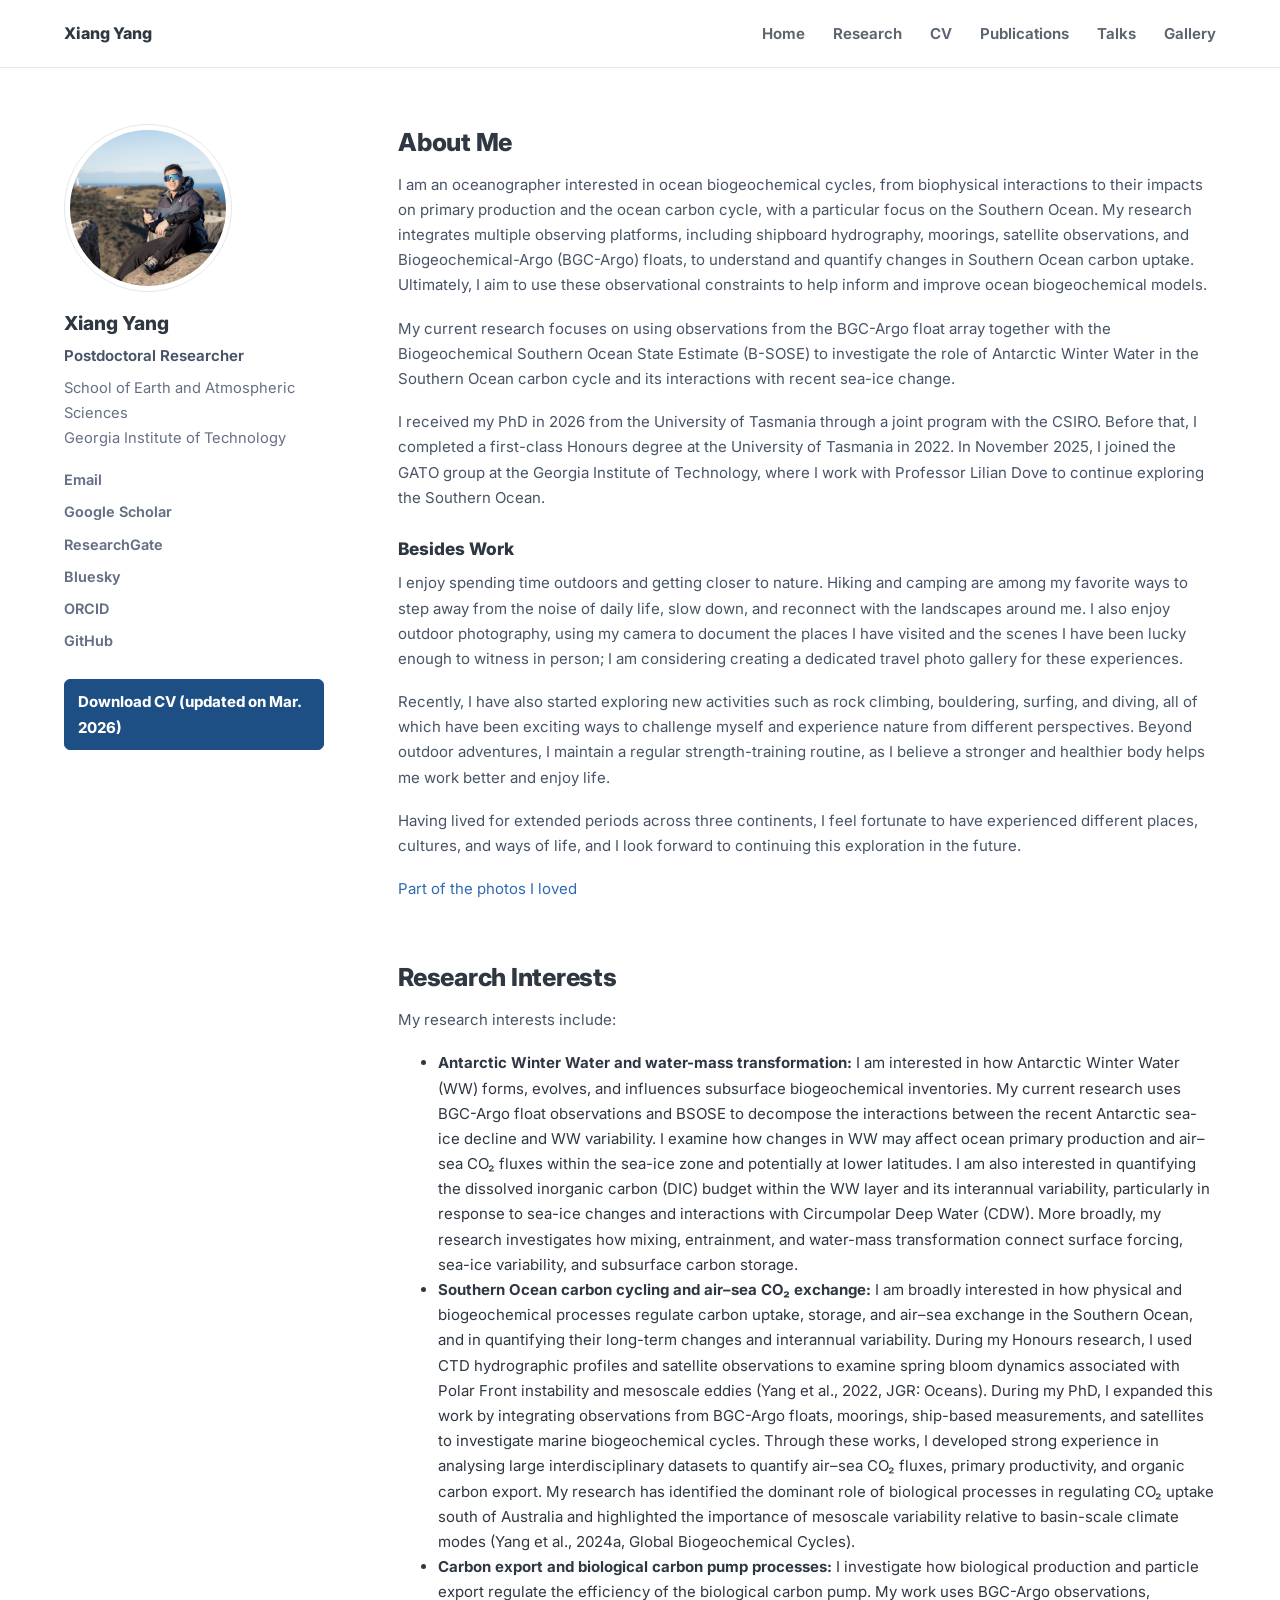
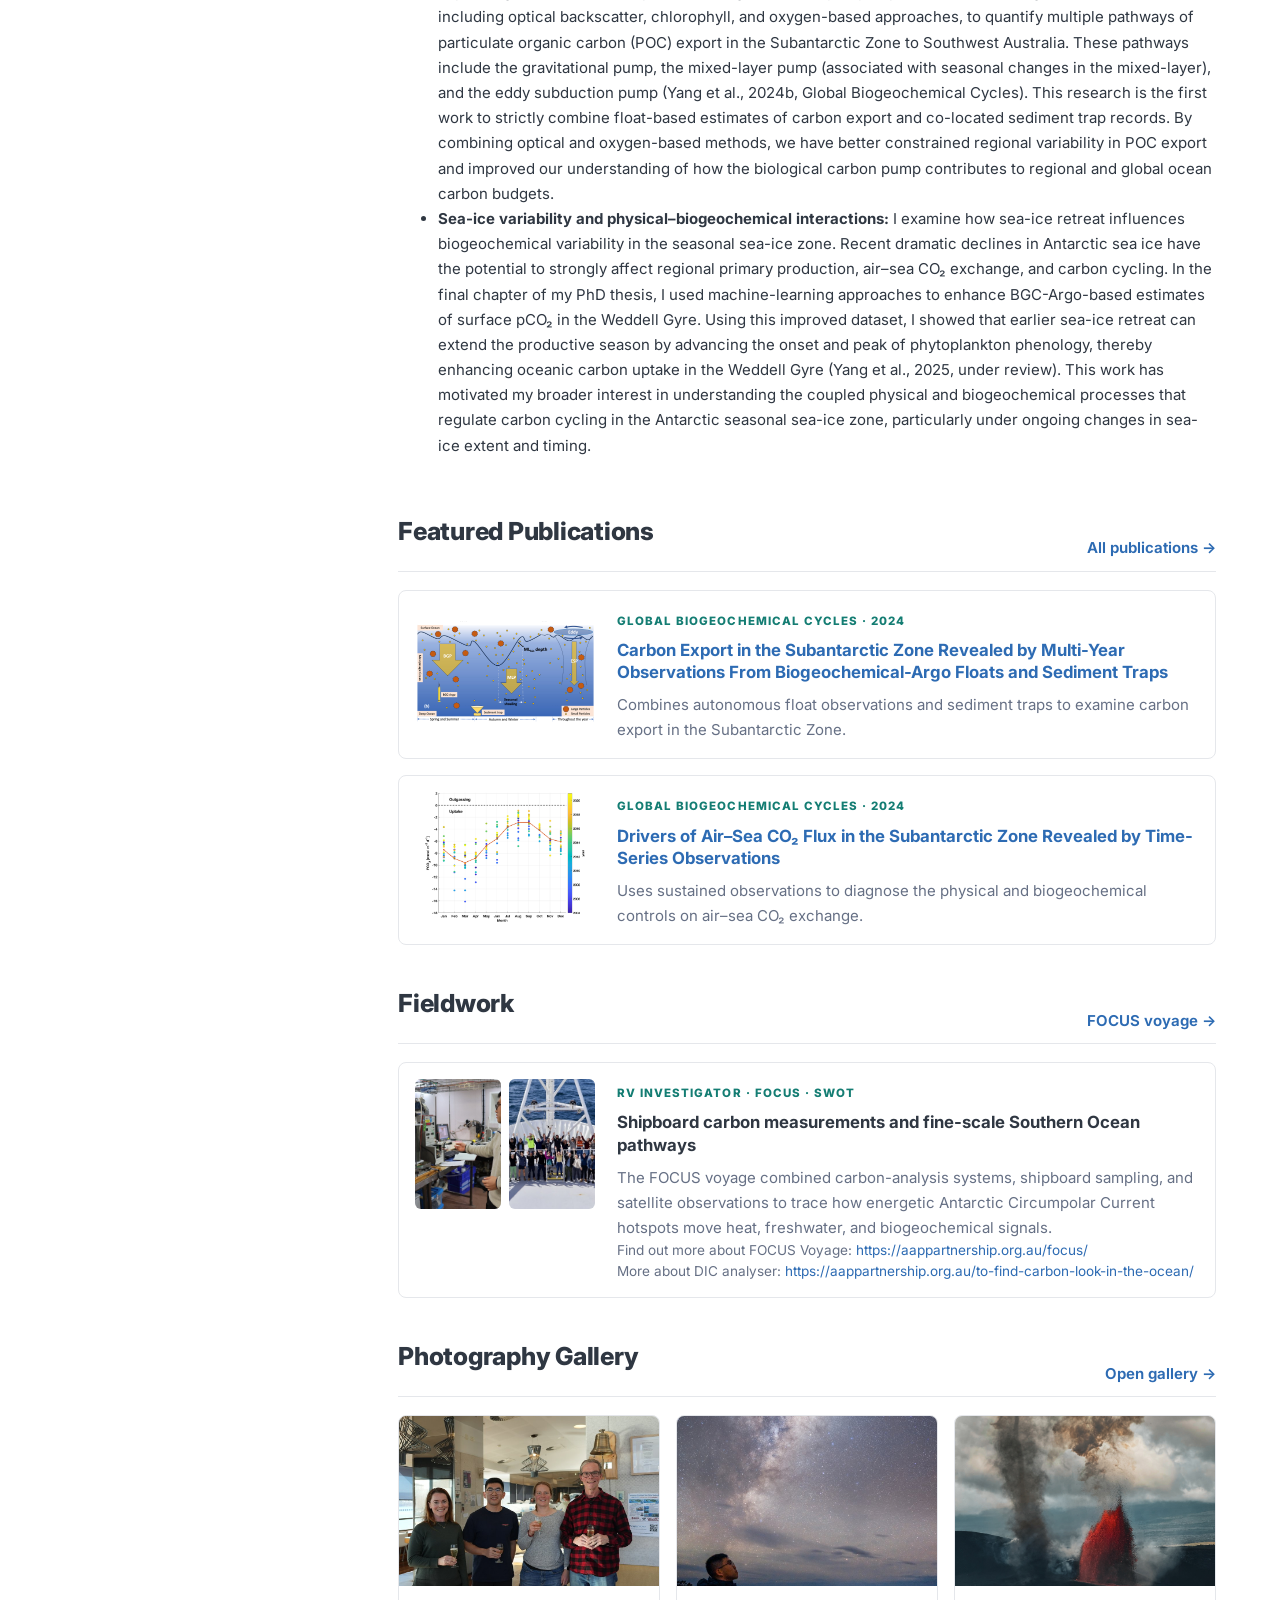
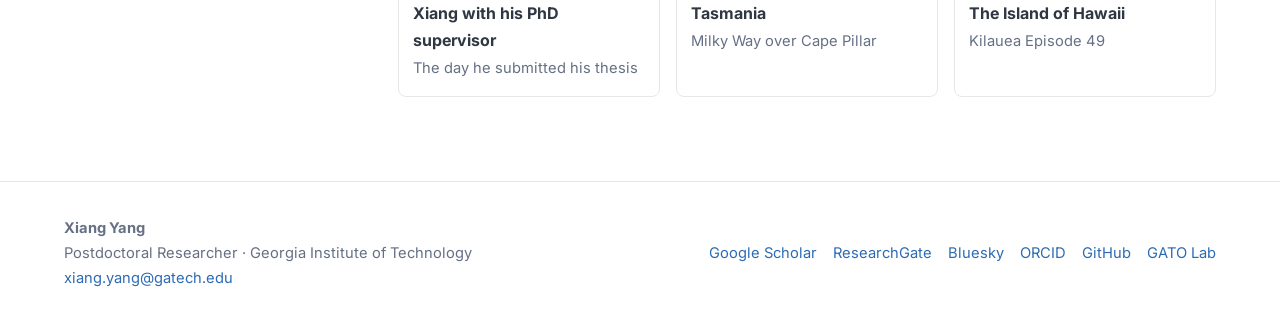
<file: index.html>
<!doctype html>
<html lang="en">
<head>
<title>Home | Xiang Yang</title>
<meta charset="utf-8"><meta name="viewport" content="width=device-width, initial-scale=1">
<meta name="description" content="Xiang Yang — Postdoctoral Researcher in ocean biogeochemistry, Southern Ocean carbon cycling, BGC-Argo, and Antarctic Winter Water.">
<link rel="preconnect" href="https://fonts.googleapis.com">
<link rel="preconnect" href="https://fonts.gstatic.com" crossorigin>
<link href="https://fonts.googleapis.com/css2?family=Inter:wght@400;500;600;700;800&family=Source+Serif+4:wght@600;700&display=swap" rel="stylesheet">
<link rel="stylesheet" href="assets/css/style.css">
<script defer src="assets/js/site.js"></script>
</head>
<body>
<header class="site-header">
  <a class="site-title" href="index.html">Xiang Yang</a>
  <button class="menu-toggle" aria-label="Toggle navigation" aria-expanded="false">☰</button>
  <nav class="site-nav" aria-label="Primary navigation">
    <a href="index.html">Home</a>
    <a href="research.html">Research</a>
    <a href="cv.html">CV</a>
    <a href="publications.html">Publications</a>
    <a href="talks.html">Talks</a>
    <a href="photos.html">Gallery</a>
  </nav>
</header>
<main class="container home-shell">
    <aside class="profile-card">
      <img class="avatar" src="assets/images/headshot_cliff.jpg" alt="Portrait of Xiang Yang on a coastal cliff">
      <h1>Xiang Yang</h1>
      <p class="role">Postdoctoral Researcher</p>
      <p class="affiliation">School of Earth and Atmospheric Sciences<br>Georgia Institute of Technology</p>
      <div class="social-row" aria-label="Academic links">
        <a href="mailto:xiang.yang@gatech.edu" title="Email">Email</a>
        <a href="https://scholar.google.com/citations?user=Np6tWHwAAAAJ&hl=zh-CN" title="Google Scholar">Google Scholar</a>
        <a href="https://www.researchgate.net/profile/Xiang-Yang-42?ev=hdr_xprf" title="ResearchGate">ResearchGate</a>
        <a href="https://bsky.app/profile/yangx309.bsky.social" title="Bluesky">Bluesky</a>
        <a href="https://orcid.org/0000-0002-0616-0967" title="ORCID">ORCID</a>
        <a href="https://github.com/XYang-Ocean" title="GitHub">GitHub</a>
      </div>
      <a class="button full" href="files/Xiang_YANG_CV.pdf">Download CV (updated on Mar. 2026)</a>
    </aside>

    <div class="home-content">
  <section class="section first-section">
      <h2 class="section-title">About Me</h2>
      <p>I am an oceanographer interested in ocean biogeochemical cycles, from biophysical interactions to their impacts on primary production and the ocean carbon cycle, with a particular focus on the Southern Ocean. My research integrates multiple observing platforms, including shipboard hydrography, moorings, satellite observations, and Biogeochemical-Argo (BGC-Argo) floats, to understand and quantify changes in Southern Ocean carbon uptake. Ultimately, I aim to use these observational constraints to help inform and improve ocean biogeochemical models.</p>
      <p>My current research focuses on using observations from the BGC-Argo float array together with the Biogeochemical Southern Ocean State Estimate (B-SOSE) to investigate the role of Antarctic Winter Water in the Southern Ocean carbon cycle and its interactions with recent sea-ice change.</p>
      <p>I received my PhD in 2026 from the University of Tasmania through a joint program with the CSIRO. Before that, I completed a first-class Honours degree at the University of Tasmania in 2022. In November 2025, I joined the GATO group at the Georgia Institute of Technology, where I work with Professor Lilian Dove to continue exploring the Southern Ocean.</p>
      <h3 class="section-subtitle">Besides Work</h3>
      <p>I enjoy spending time outdoors and getting closer to nature. Hiking and camping are among my favorite ways to step away from the noise of daily life, slow down, and reconnect with the landscapes around me. I also enjoy outdoor photography, using my camera to document the places I have visited and the scenes I have been lucky enough to witness in person; I am considering creating a dedicated travel photo gallery for these experiences.</p>
      <p>Recently, I have also started exploring new activities such as rock climbing, bouldering, surfing, and diving, all of which have been exciting ways to challenge myself and experience nature from different perspectives. Beyond outdoor adventures, I maintain a regular strength-training routine, as I believe a stronger and healthier body helps me work better and enjoy life.</p>
      <p>Having lived for extended periods across three continents, I feel fortunate to have experienced different places, cultures, and ways of life, and I look forward to continuing this exploration in the future.</p>
      <p><a href="photos.html">Part of the photos I loved</a></p>
  </section>

<section class="section">
  <h2 class="section-title">Research Interests</h2>

  <p>My research interests include:</p>

  <ul class="research-list">
    <li>
      <strong>Antarctic Winter Water and water-mass transformation:</strong>
      I am interested in how Antarctic Winter Water (WW) forms, evolves, and influences 
      subsurface biogeochemical inventories. My current research uses BGC-Argo float observations 
      and BSOSE to decompose the interactions between the recent Antarctic sea-ice decline 
      and WW variability. I examine how changes in WW may affect ocean primary production and 
      air–sea CO₂ fluxes within the sea-ice zone and potentially at lower latitudes.

      I am also interested in quantifying the dissolved inorganic carbon (DIC) budget 
      within the WW layer and its interannual variability, particularly in response to sea-ice 
      changes and interactions with Circumpolar Deep Water (CDW). More broadly, my research 
      investigates how mixing, entrainment, and water-mass transformation connect surface 
      forcing, sea-ice variability, and subsurface carbon storage.
    </li>
    
    <li>
      <strong>Southern Ocean carbon cycling and air–sea CO₂ exchange:</strong>
      I am broadly interested in how physical and biogeochemical processes regulate carbon uptake, 
      storage, and air–sea exchange in the Southern Ocean, and in quantifying their 
      long-term changes and interannual variability. During my Honours research, I used 
      CTD hydrographic profiles and satellite observations to examine spring bloom dynamics 
      associated with Polar Front instability and mesoscale eddies (Yang et al., 2022, JGR: Oceans). 
      
      During my PhD, I expanded this work by integrating observations from BGC-Argo floats, 
      moorings, ship-based measurements, and satellites to investigate marine biogeochemical cycles. 
      Through these works, I developed strong experience in analysing large interdisciplinary datasets 
      to quantify air–sea CO₂ fluxes, primary productivity, and organic carbon export. 
      My research has identified the dominant role of biological processes in regulating CO₂ 
      uptake south of Australia and highlighted the importance of mesoscale variability relative 
      to basin-scale climate modes (Yang et al., 2024a, Global Biogeochemical Cycles). 
    </li>

    <li>
      <strong>Carbon export and biological carbon pump processes:</strong>
      I investigate how biological production and particle export regulate the efficiency of 
      the biological carbon pump. My work uses BGC-Argo observations, including optical backscatter, 
      chlorophyll, and oxygen-based approaches, to quantify multiple pathways of 
      particulate organic carbon (POC) export in the Subantarctic Zone to Southwest Australia. 
      These pathways include the gravitational pump, the mixed-layer pump (associated with 
      seasonal changes in the mixed-layer), and the eddy subduction pump 
      (Yang et al., 2024b, Global Biogeochemical Cycles).

      This research is the first work to strictly combine float-based estimates of 
      carbon export and co-located sediment trap records. By combining optical and 
      oxygen-based methods, we have better constrained regional variability in POC export 
      and improved our understanding of how the biological carbon pump contributes to 
      regional and global ocean carbon budgets.
    </li>

    <li>
      <strong>Sea-ice variability and physical–biogeochemical interactions:</strong>
      I examine how sea-ice retreat influences biogeochemical variability in the seasonal sea-ice zone. 
      Recent dramatic declines in Antarctic sea ice have the potential to strongly affect 
      regional primary production, air–sea CO₂ exchange, and carbon cycling. In the final 
      chapter of my PhD thesis, I used machine-learning approaches to enhance BGC-Argo-based estimates 
      of surface pCO₂ in the Weddell Gyre. Using this improved dataset, I showed that earlier sea-ice 
      retreat can extend the productive season by advancing the onset and peak of phytoplankton phenology, 
      thereby enhancing oceanic carbon uptake in the Weddell Gyre (Yang et al., 2025, under review).

      This work has motivated my broader interest in understanding the coupled physical and 
      biogeochemical processes that regulate carbon cycling in the Antarctic seasonal sea-ice zone, 
      particularly under ongoing changes in sea-ice extent and timing.
    </li>
  </ul>
</section>

  <section class="section">
    <div class="section-head">
      <h2 class="section-title">Featured Publications</h2>
      <a href="publications.html">All publications →</a>
    </div>
    <div class="publication-cards">
      <article class="publication-card">
        <img class="publication-image-contain" src="assets/images/carbon_export_biological_pump.png" alt="Schematic of carbon export, particles, eddies, BGC-Argo, and sediment traps">
        <div>
          <span class="badge">Global Biogeochemical Cycles · 2024</span>
          <h3><a href="https://doi.org/10.1029/2024GB008135">Carbon Export in the Subantarctic Zone Revealed by Multi-Year Observations From Biogeochemical-Argo Floats and Sediment Traps</a></h3>
          <p>Combines autonomous float observations and sediment traps to examine carbon export in the Subantarctic Zone.</p>
        </div>
      </article>
      <article class="publication-card">
        <img class="publication-image-contain" src="assets/images/air_sea_co2_monthly_flux.png" alt="Monthly air-sea CO2 flux observations showing uptake and outgassing">
        <div>
          <span class="badge">Global Biogeochemical Cycles · 2024</span>
          <h3><a href="https://doi.org/10.1029/2023GB007766">Drivers of Air–Sea CO₂ Flux in the Subantarctic Zone Revealed by Time-Series Observations</a></h3>
          <p>Uses sustained observations to diagnose the physical and biogeochemical controls on air–sea CO₂ exchange.</p>
        </div>
      </article>
    </div>
  </section>

  <section class="section">
    <div class="section-head">
      <h2 class="section-title">Fieldwork</h2>
      <a href="https://aappartnership.org.au/focus/">FOCUS voyage →</a>
    </div>
    <div class="publication-cards">
      <article class="publication-card">
        <div class="publication-image-pair">
          <img src="assets/images/lab_dic.jpg" alt="Shipboard carbon chemistry measurements in the laboratory">
          <img src="assets/images/ship_team_thumb.jpg" alt="Research voyage team aboard RV Investigator">
        </div>
        <div>
          <span class="badge">RV Investigator · FOCUS · SWOT</span>
          <h3>Shipboard carbon measurements and fine-scale Southern Ocean pathways</h3>
          <p>The FOCUS voyage combined carbon-analysis systems, shipboard sampling, and satellite observations to trace how energetic Antarctic Circumpolar Current hotspots move heat, freshwater, and biogeochemical signals.</p>
          <p class="research-links">Find out more about FOCUS Voyage: <a href="https://aappartnership.org.au/focus/">https://aappartnership.org.au/focus/</a></p>
          <p class="research-links">More about DIC analyser: <a href="https://aappartnership.org.au/to-find-carbon-look-in-the-ocean/">https://aappartnership.org.au/to-find-carbon-look-in-the-ocean/</a></p>
        </div>
      </article>
    </div>
  </section>

  <section class="section">
    <div class="section-head">
      <h2 class="section-title">Photography Gallery</h2>
      <a href="photos.html">Open gallery →</a>
    </div>
    <div class="gallery-cards">
      <a class="gallery-card" href="photos.html"><img src="assets/images/colleagues_thumb.jpg" alt=""><h3>Xiang with his PhD supervisor</h3><p>The day he submitted his thesis</p></a>
      <a class="gallery-card" href="photos.html"><img src="assets/images/milkyway_thumb.jpg" alt="Milky Way over Cape Pillar, Tasmania"><h3>Tasmania</h3><p>Milky Way over Cape Pillar</p></a>
      <a class="gallery-card" href="photos.html"><img src="assets/images/kilauea_episode49_smoke.jpeg" alt="Volcanic lava fountain on the Island of Hawaii"><h3>The Island of Hawaii</h3><p>Kilauea Episode 49</p></a>
    </div>
  </section>
    </div>
</main>
<footer class="footer">
  <div class="container footer-grid">
    <div>
      <strong>Xiang Yang</strong><br>
      Postdoctoral Researcher · Georgia Institute of Technology<br>
      <a href="mailto:xiang.yang@gatech.edu">xiang.yang@gatech.edu</a>
    </div>
    <div class="footer-links">
      <a href="https://scholar.google.com/citations?user=Np6tWHwAAAAJ&hl=zh-CN">Google Scholar</a>
      <a href="https://www.researchgate.net/profile/Xiang-Yang-42?ev=hdr_xprf">ResearchGate</a>
      <a href="https://bsky.app/profile/yangx309.bsky.social">Bluesky</a>
      <a href="https://orcid.org/0000-0002-0616-0967">ORCID</a>
      <a href="https://github.com/XYang-Ocean">GitHub</a>
      <a href="https://www.gato-lab.com/">GATO Lab</a>
    </div>
  </div>
</footer>
</body>
</html>
</file>
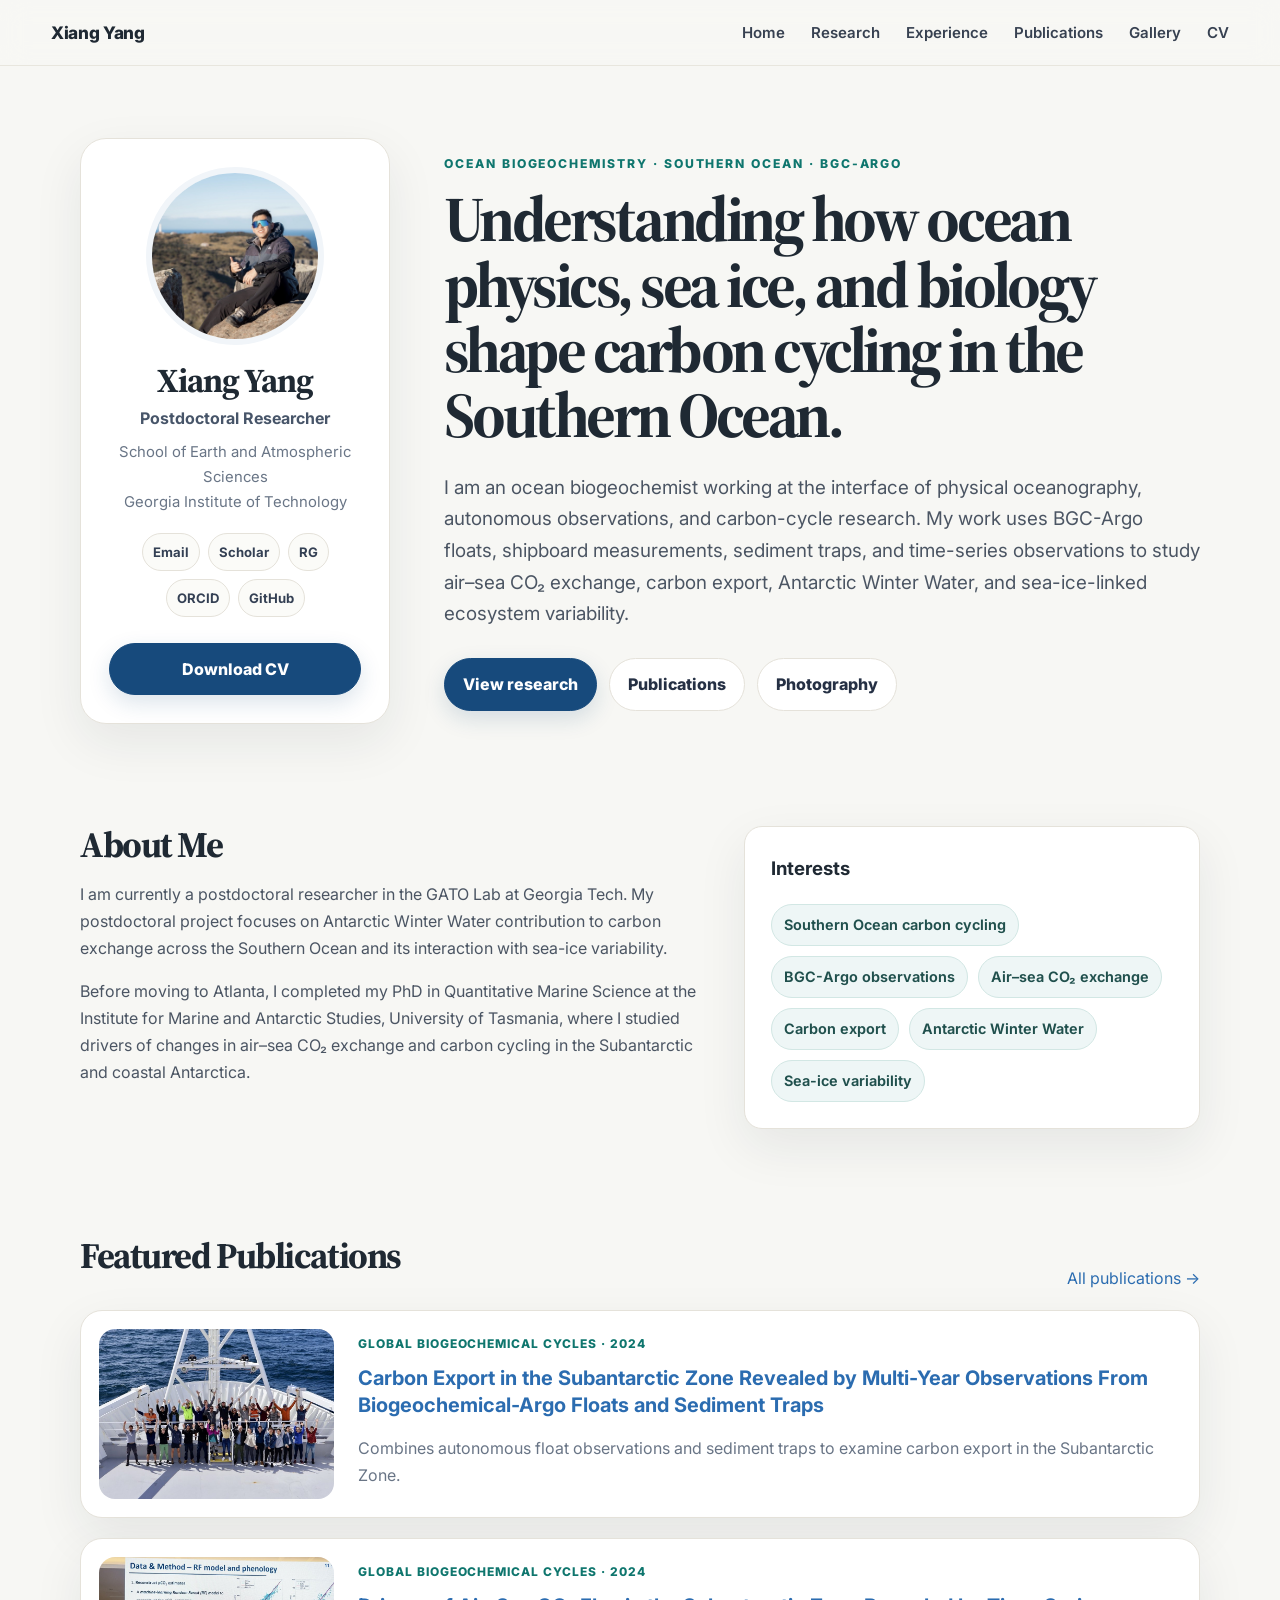
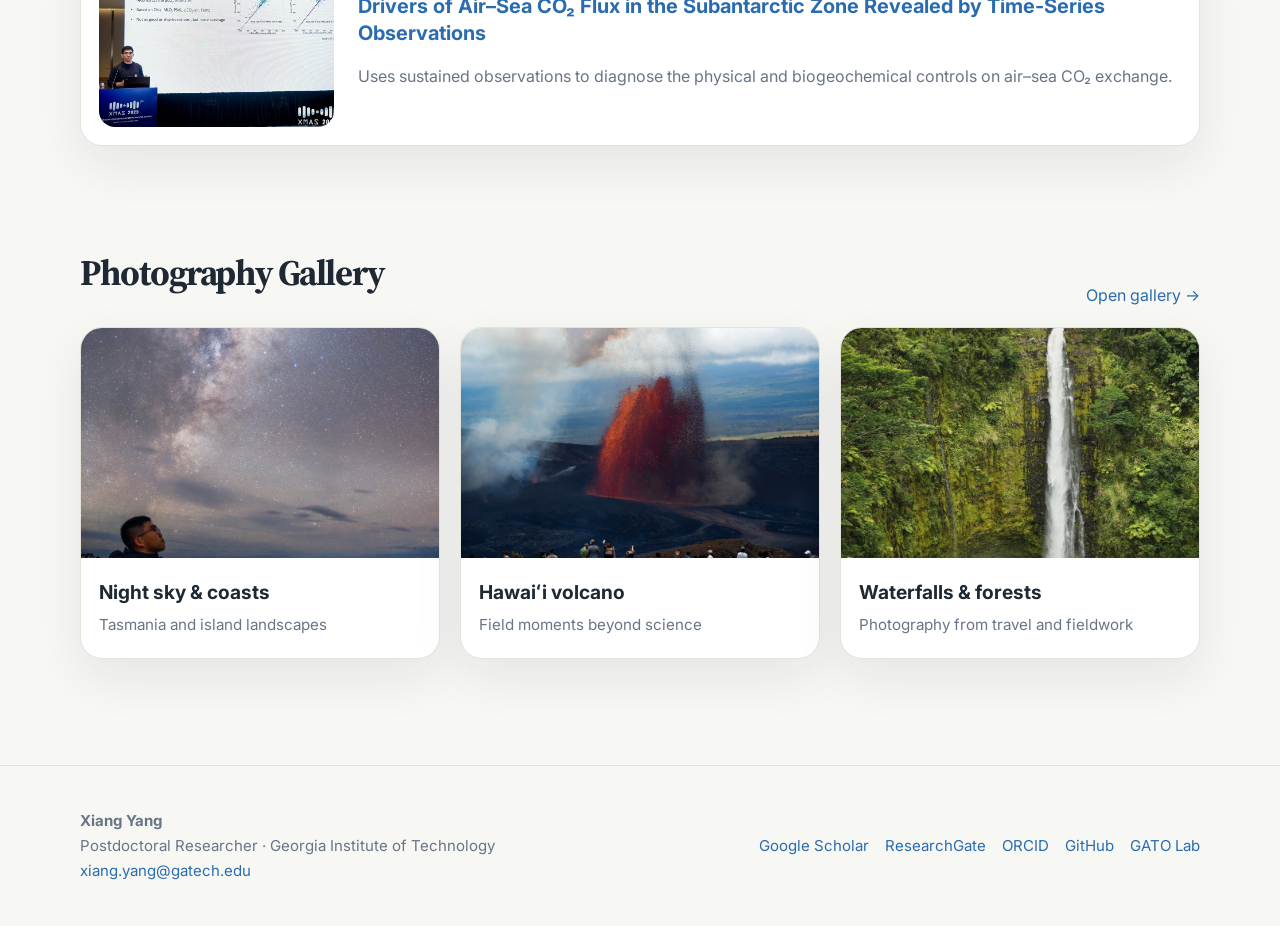
<file: xiang_yang_personal_website/index.html>
<!doctype html>
<html lang="en">
<head>
<title>Home | Xiang Yang</title>
<meta charset="utf-8"><meta name="viewport" content="width=device-width, initial-scale=1">
<meta name="description" content="Xiang Yang — Postdoctoral Researcher in ocean biogeochemistry, Southern Ocean carbon cycling, BGC-Argo, and Antarctic Winter Water.">
<link rel="preconnect" href="https://fonts.googleapis.com">
<link rel="preconnect" href="https://fonts.gstatic.com" crossorigin>
<link href="https://fonts.googleapis.com/css2?family=Inter:wght@400;500;600;700;800&family=Source+Serif+4:wght@600;700&display=swap" rel="stylesheet">
<link rel="stylesheet" href="assets/css/style.css">
<script defer src="assets/js/site.js"></script>
</head>
<body>
<header class="site-header">
  <a class="site-title" href="index.html">Xiang Yang</a>
  <button class="menu-toggle" aria-label="Toggle navigation" aria-expanded="false">☰</button>
  <nav class="site-nav" aria-label="Primary navigation">
    <a href="index.html">Home</a>
    <a href="research.html">Research</a>
    <a href="experience.html">Experience</a>
    <a href="publications.html">Publications</a>
    <a href="photos.html">Gallery</a>
    <a href="cv.html">CV</a>
  </nav>
</header>
<main>
  <section class="hero-block container">
    <aside class="profile-card">
      <img class="avatar" src="assets/images/headshot_cliff.jpg" alt="Portrait of Xiang Yang on a coastal cliff">
      <h1>Xiang Yang</h1>
      <p class="role">Postdoctoral Researcher</p>
      <p class="affiliation">School of Earth and Atmospheric Sciences<br>Georgia Institute of Technology</p>
      <div class="social-row" aria-label="Academic links">
        <a href="mailto:xiang.yang@gatech.edu" title="Email">Email</a>
        <a href="https://scholar.google.com/citations?user=Np6tWHwAAAAJ&hl=zh-CN" title="Google Scholar">Scholar</a>
        <a href="https://www.researchgate.net/profile/Xiang-Yang-42?ev=hdr_xprf" title="ResearchGate">RG</a>
        <a href="https://orcid.org/0000-0002-0616-0967" title="ORCID">ORCID</a>
        <a href="https://github.com/Best24Yang" title="GitHub">GitHub</a>
      </div>
      <a class="button full" href="files/Xiang_YANG_CV.pdf">Download CV</a>
    </aside>

    <div class="hero-main">
      <p class="kicker">Ocean biogeochemistry · Southern Ocean · BGC-Argo</p>
      <h2>Understanding how ocean physics, sea ice, and biology shape carbon cycling in the Southern Ocean.</h2>
      <p class="lead">I am an ocean biogeochemist working at the interface of physical oceanography, autonomous observations, and carbon-cycle research. My work uses BGC-Argo floats, shipboard measurements, sediment traps, and time-series observations to study air–sea CO₂ exchange, carbon export, Antarctic Winter Water, and sea-ice-linked ecosystem variability.</p>
      <div class="hero-actions">
        <a class="button" href="research.html">View research</a>
        <a class="button ghost" href="publications.html">Publications</a>
        <a class="button ghost" href="photos.html">Photography</a>
      </div>
    </div>
  </section>

  <section class="container section two-col">
    <div>
      <h2 class="section-title">About Me</h2>
      <p>I am currently a postdoctoral researcher in the GATO Lab at Georgia Tech. My postdoctoral project focuses on Antarctic Winter Water contribution to carbon exchange across the Southern Ocean and its interaction with sea-ice variability.</p>
      <p>Before moving to Atlanta, I completed my PhD in Quantitative Marine Science at the Institute for Marine and Antarctic Studies, University of Tasmania, where I studied drivers of changes in air–sea CO₂ exchange and carbon cycling in the Subantarctic and coastal Antarctica.</p>
    </div>
    <div class="info-panel">
      <h3>Interests</h3>
      <ul class="tag-list">
        <li>Southern Ocean carbon cycling</li>
        <li>BGC-Argo observations</li>
        <li>Air–sea CO₂ exchange</li>
        <li>Carbon export</li>
        <li>Antarctic Winter Water</li>
        <li>Sea-ice variability</li>
      </ul>
    </div>
  </section>

  <section class="container section">
    <div class="section-head">
      <h2 class="section-title">Featured Publications</h2>
      <a href="publications.html">All publications →</a>
    </div>
    <div class="publication-cards">
      <article class="publication-card">
        <img src="assets/images/ship_team_thumb.jpg" alt="Research voyage team aboard a ship">
        <div>
          <span class="badge">Global Biogeochemical Cycles · 2024</span>
          <h3><a href="https://doi.org/10.1029/2024GB008135">Carbon Export in the Subantarctic Zone Revealed by Multi-Year Observations From Biogeochemical-Argo Floats and Sediment Traps</a></h3>
          <p>Combines autonomous float observations and sediment traps to examine carbon export in the Subantarctic Zone.</p>
        </div>
      </article>
      <article class="publication-card">
        <img src="assets/images/talk_wide_thumb.jpg" alt="Conference presentation slide on pCO₂ reconstruction">
        <div>
          <span class="badge">Global Biogeochemical Cycles · 2024</span>
          <h3><a href="https://doi.org/10.1029/2023GB007766">Drivers of Air–Sea CO₂ Flux in the Subantarctic Zone Revealed by Time-Series Observations</a></h3>
          <p>Uses sustained observations to diagnose the physical and biogeochemical controls on air–sea CO₂ exchange.</p>
        </div>
      </article>
    </div>
  </section>

  <section class="container section">
    <div class="section-head">
      <h2 class="section-title">Photography Gallery</h2>
      <a href="photos.html">Open gallery →</a>
    </div>
    <div class="gallery-cards">
      <a class="gallery-card" href="photos.html"><img src="assets/images/milkyway_thumb.jpg" alt="Milky Way over a rocky coast"><h3>Night sky & coasts</h3><p>Tasmania and island landscapes</p></a>
      <a class="gallery-card" href="photos.html"><img src="assets/images/lava_wide_thumb.jpg" alt="Volcanic lava fountain"><h3>Hawaiʻi volcano</h3><p>Field moments beyond science</p></a>
      <a class="gallery-card" href="photos.html"><img src="assets/images/waterfall_thumb.jpg" alt="A tall waterfall in green forest"><h3>Waterfalls & forests</h3><p>Photography from travel and fieldwork</p></a>
    </div>
  </section>
</main>
<footer class="footer">
  <div class="container footer-grid">
    <div>
      <strong>Xiang Yang</strong><br>
      Postdoctoral Researcher · Georgia Institute of Technology<br>
      <a href="mailto:xiang.yang@gatech.edu">xiang.yang@gatech.edu</a>
    </div>
    <div class="footer-links">
      <a href="https://scholar.google.com/citations?user=Np6tWHwAAAAJ&hl=zh-CN">Google Scholar</a>
      <a href="https://www.researchgate.net/profile/Xiang-Yang-42?ev=hdr_xprf">ResearchGate</a>
      <a href="https://orcid.org/0000-0002-0616-0967">ORCID</a>
      <a href="https://github.com/Best24Yang">GitHub</a>
      <a href="https://www.gato-lab.com/">GATO Lab</a>
    </div>
  </div>
</footer>
</body>
</html>
</file>
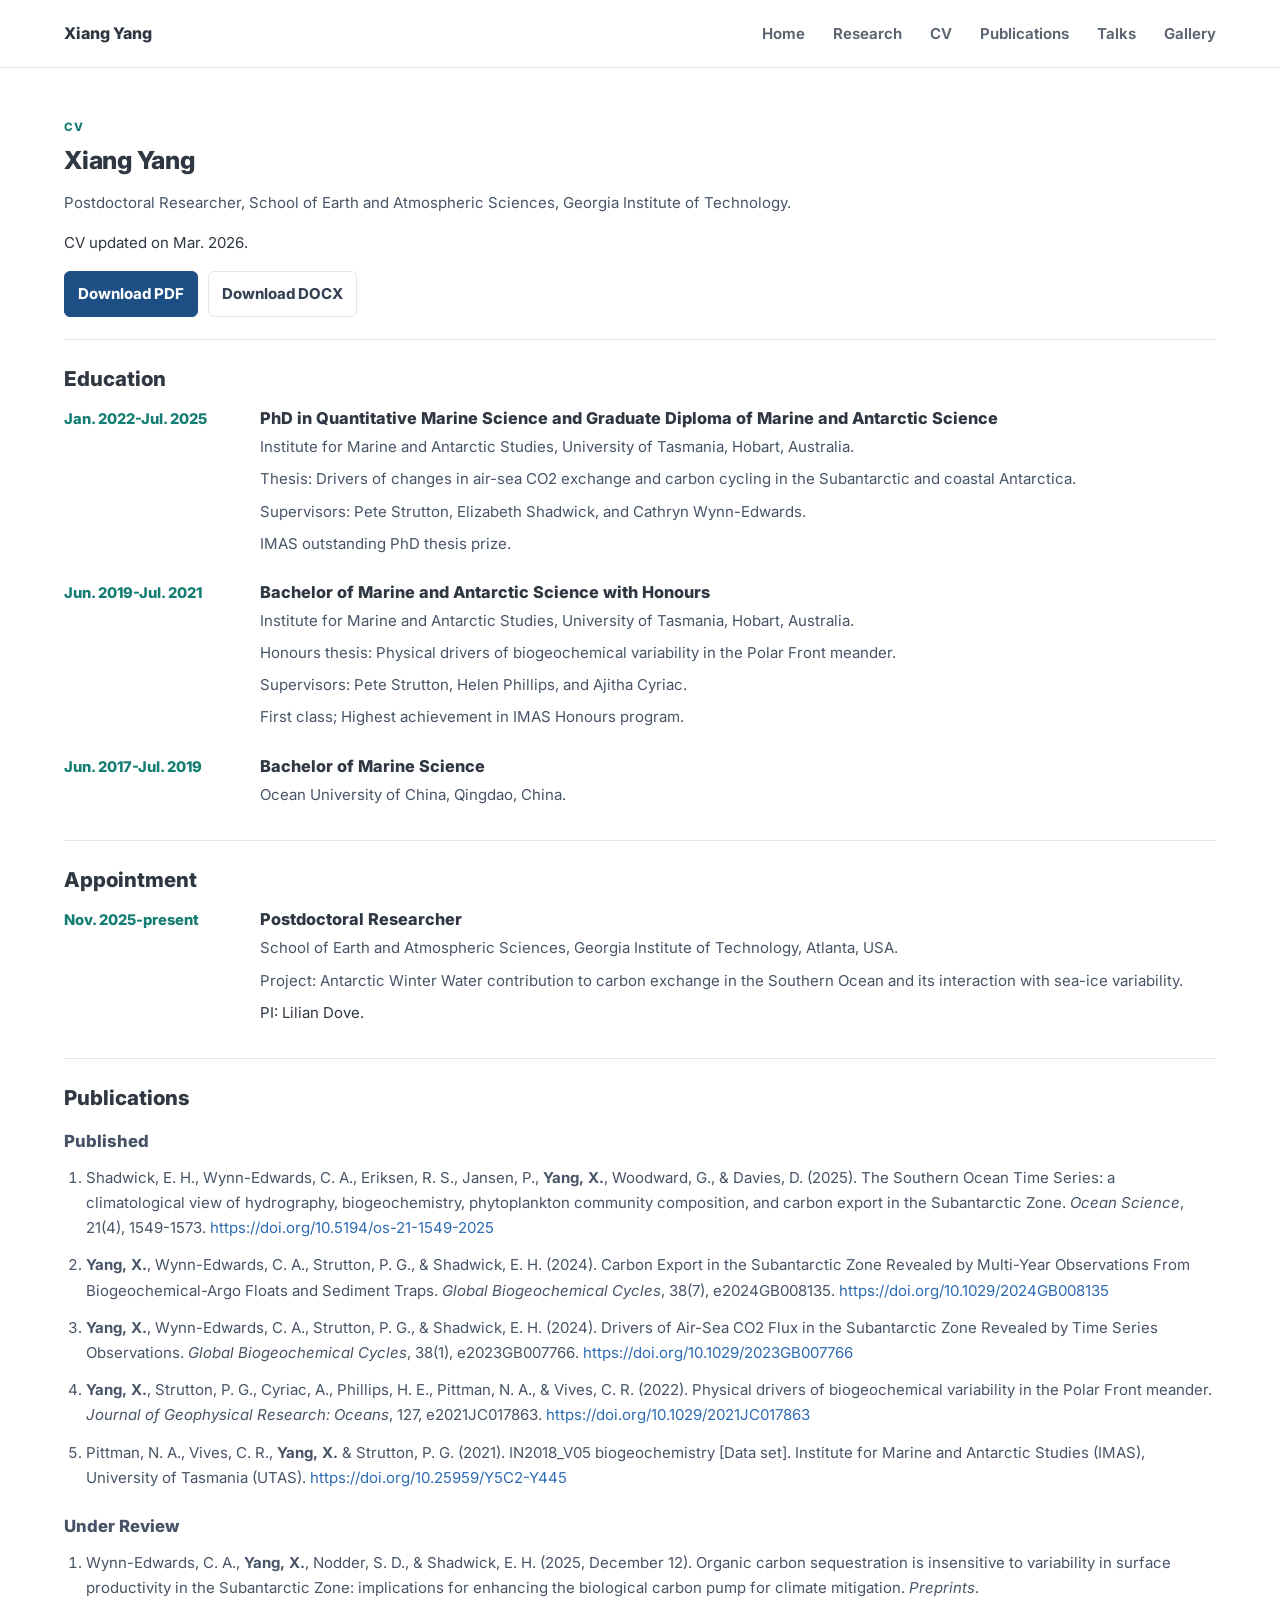
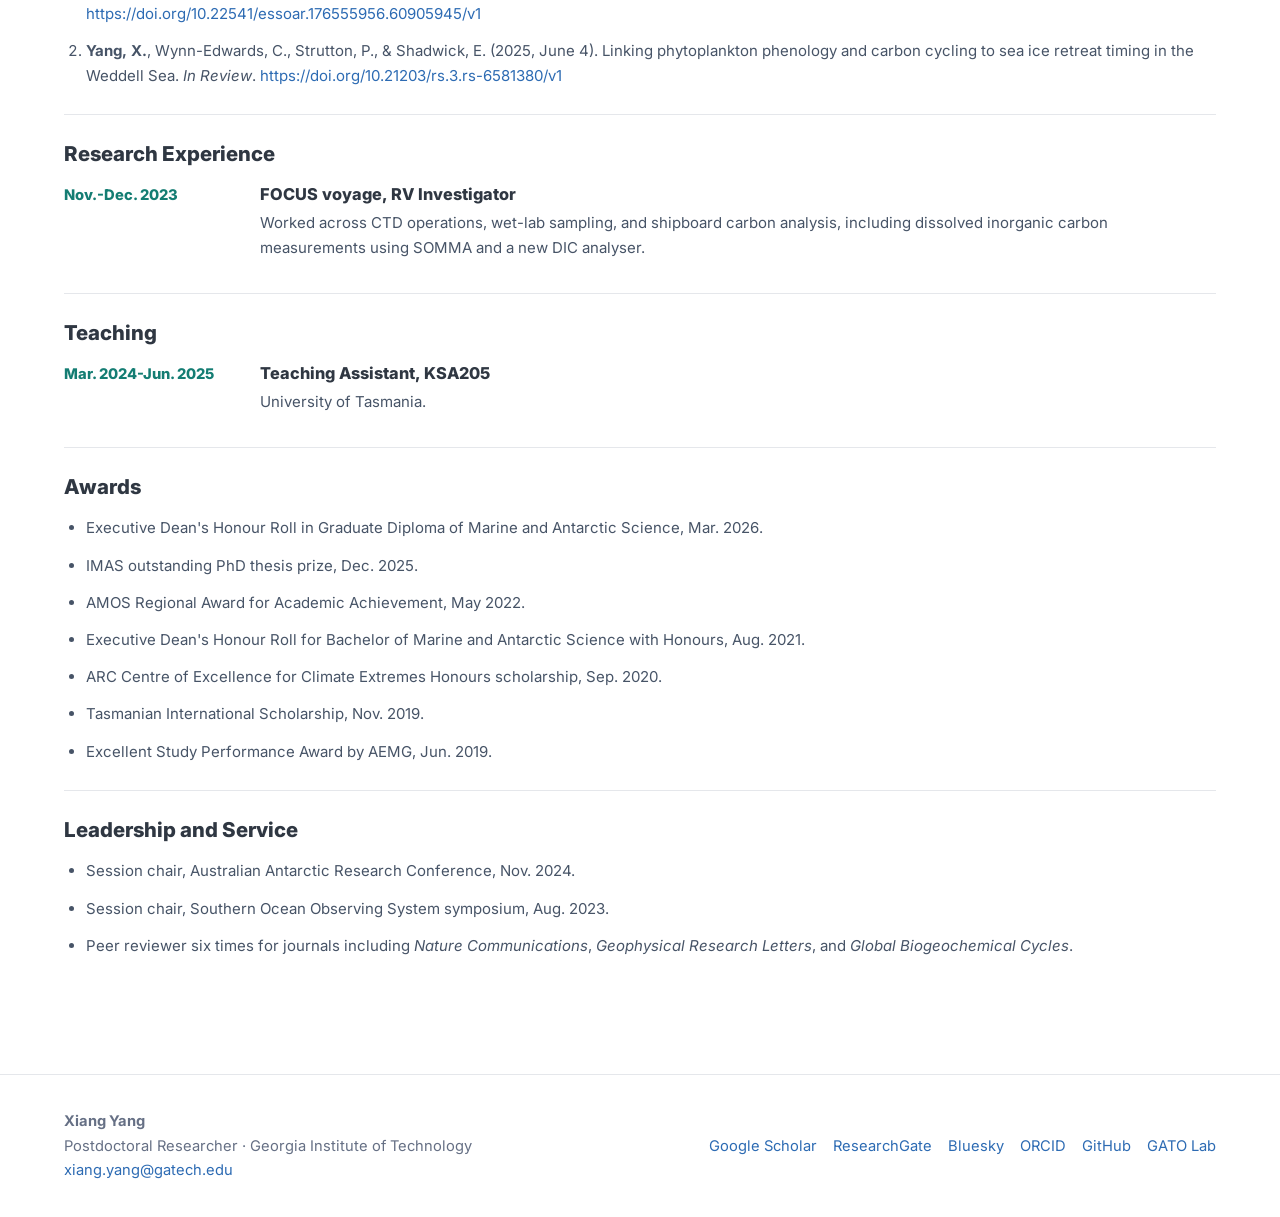
<file: cv.html>
<!doctype html>
<html lang="en">
<head>
<title>CV | Xiang Yang</title>
<meta charset="utf-8"><meta name="viewport" content="width=device-width, initial-scale=1">
<meta name="description" content="Xiang Yang — Postdoctoral Researcher in ocean biogeochemistry, Southern Ocean carbon cycling, BGC-Argo, and Antarctic Winter Water.">
<link rel="preconnect" href="https://fonts.googleapis.com">
<link rel="preconnect" href="https://fonts.gstatic.com" crossorigin>
<link href="https://fonts.googleapis.com/css2?family=Inter:wght@400;500;600;700;800&family=Source+Serif+4:wght@600;700&display=swap" rel="stylesheet">
<link rel="stylesheet" href="assets/css/style.css">
<script defer src="assets/js/site.js"></script>
</head>
<body>
<header class="site-header">
  <a class="site-title" href="index.html">Xiang Yang</a>
  <button class="menu-toggle" aria-label="Toggle navigation" aria-expanded="false">☰</button>
  <nav class="site-nav" aria-label="Primary navigation">
    <a href="index.html">Home</a>
    <a href="research.html">Research</a>
    <a href="cv.html">CV</a>
    <a href="publications.html">Publications</a>
    <a href="talks.html">Talks</a>
    <a href="photos.html">Gallery</a>
  </nav>
</header>
<main class="container page-layout">
  <div class="page-heading compact">
    <p class="kicker">CV</p>
    <h1>Xiang Yang</h1>
    <p class="cv-note">Postdoctoral Researcher, School of Earth and Atmospheric Sciences, Georgia Institute of Technology.</p> 
      </p> CV updated on Mar. 2026.</p>
    <div class="cv-downloads"><a class="button" href="files/Xiang_YANG_CV.pdf">Download PDF</a><a class="button ghost" href="files/Xiang_YANG_CV.docx">Download DOCX</a></div>
  </div>

  <section class="cv-section">
    <h2>Education</h2>
    <div class="cv-item">
      <div class="cv-date">Jan. 2022-Jul. 2025</div>
      <div class="cv-body">
        <h3>PhD in Quantitative Marine Science and Graduate Diploma of Marine and Antarctic Science</h3>
        <p>Institute for Marine and Antarctic Studies, University of Tasmania, Hobart, Australia.</p>
        <p>Thesis: Drivers of changes in air-sea CO2 exchange and carbon cycling in the Subantarctic and coastal Antarctica.</p>
        <p>Supervisors: Pete Strutton, Elizabeth Shadwick, and Cathryn Wynn-Edwards.</p>
        <p>IMAS outstanding PhD thesis prize.</p>
      </div>
    </div>
    <div class="cv-item">
      <div class="cv-date">Jun. 2019-Jul. 2021</div>
      <div class="cv-body">
        <h3>Bachelor of Marine and Antarctic Science with Honours</h3>
        <p>Institute for Marine and Antarctic Studies, University of Tasmania, Hobart, Australia.</p>
        <p>Honours thesis: Physical drivers of biogeochemical variability in the Polar Front meander.</p>
        <p>Supervisors: Pete Strutton, Helen Phillips, and Ajitha Cyriac.</p>
        <p>First class; Highest achievement in IMAS Honours program.</p>
      </div>
    </div>
    <div class="cv-item">
      <div class="cv-date">Jun. 2017-Jul. 2019</div>
      <div class="cv-body">
        <h3>Bachelor of Marine Science</h3>
        <p>Ocean University of China, Qingdao, China.</p>
      </div>
    </div>
  </section>

  <section class="cv-section">
    <h2>Appointment</h2>
    <div class="cv-item">
      <div class="cv-date">Nov. 2025-present</div>
      <div class="cv-body">
        <h3>Postdoctoral Researcher</h3>
        <p>School of Earth and Atmospheric Sciences, Georgia Institute of Technology, Atlanta, USA.</p>
        <p>Project: Antarctic Winter Water contribution to carbon exchange in the Southern Ocean and its interaction with sea-ice variability.</p> 
        </p>PI: Lilian Dove.</p>
      </div>
    </div>
  </section>

  <section class="cv-section">
    <h2>Publications</h2>
    <h3 class="cv-subhead">Published</h3>
    <ol class="cv-list">
      <li>Shadwick, E. H., Wynn-Edwards, C. A., Eriksen, R. S., Jansen, P., <strong>Yang, X.</strong>, Woodward, G., & Davies, D. (2025). The Southern Ocean Time Series: a climatological view of hydrography, biogeochemistry, phytoplankton community composition, and carbon export in the Subantarctic Zone. <em>Ocean Science</em>, 21(4), 1549-1573. <a href="https://doi.org/10.5194/os-21-1549-2025">https://doi.org/10.5194/os-21-1549-2025</a></li>
      <li><strong>Yang, X.</strong>, Wynn-Edwards, C. A., Strutton, P. G., & Shadwick, E. H. (2024). Carbon Export in the Subantarctic Zone Revealed by Multi-Year Observations From Biogeochemical-Argo Floats and Sediment Traps. <em>Global Biogeochemical Cycles</em>, 38(7), e2024GB008135. <a href="https://doi.org/10.1029/2024GB008135">https://doi.org/10.1029/2024GB008135</a></li>
      <li><strong>Yang, X.</strong>, Wynn-Edwards, C. A., Strutton, P. G., & Shadwick, E. H. (2024). Drivers of Air-Sea CO2 Flux in the Subantarctic Zone Revealed by Time Series Observations. <em>Global Biogeochemical Cycles</em>, 38(1), e2023GB007766. <a href="https://doi.org/10.1029/2023GB007766">https://doi.org/10.1029/2023GB007766</a></li>
      <li><strong>Yang, X.</strong>, Strutton, P. G., Cyriac, A., Phillips, H. E., Pittman, N. A., & Vives, C. R. (2022). Physical drivers of biogeochemical variability in the Polar Front meander. <em>Journal of Geophysical Research: Oceans</em>, 127, e2021JC017863. <a href="https://doi.org/10.1029/2021JC017863">https://doi.org/10.1029/2021JC017863</a></li>
      <li>Pittman, N. A., Vives, C. R., <strong>Yang, X.</strong> & Strutton, P. G. (2021). IN2018_V05 biogeochemistry [Data set]. Institute for Marine and Antarctic Studies (IMAS), University of Tasmania (UTAS). <a href="https://doi.org/10.25959/Y5C2-Y445">https://doi.org/10.25959/Y5C2-Y445</a></li>
    </ol>
    <h3 class="cv-subhead">Under Review</h3>
    <ol class="cv-list">
      <li>Wynn-Edwards, C. A., <strong>Yang, X.</strong>, Nodder, S. D., & Shadwick, E. H. (2025, December 12). Organic carbon sequestration is insensitive to variability in surface productivity in the Subantarctic Zone: implications for enhancing the biological carbon pump for climate mitigation. <em>Preprints</em>. <a href="https://doi.org/10.22541/essoar.176555956.60905945/v1">https://doi.org/10.22541/essoar.176555956.60905945/v1</a></li>
      <li><strong>Yang, X.</strong>, Wynn-Edwards, C., Strutton, P., & Shadwick, E. (2025, June 4). Linking phytoplankton phenology and carbon cycling to sea ice retreat timing in the Weddell Sea. <em>In Review</em>. <a href="https://doi.org/10.21203/rs.3.rs-6581380/v1">https://doi.org/10.21203/rs.3.rs-6581380/v1</a></li>
    </ol>
  </section>

  <section class="cv-section">
    <h2>Research Experience</h2>
    <div class="cv-item">
      <div class="cv-date">Nov.-Dec. 2023</div>
      <div class="cv-body">
        <h3>FOCUS voyage, RV Investigator</h3>
        <p>Worked across CTD operations, wet-lab sampling, and shipboard carbon analysis, including dissolved inorganic carbon measurements using SOMMA and a new DIC analyser.</p>
      </div>
    </div>
  </section>

  <section class="cv-section">
    <h2>Teaching</h2>
    <div class="cv-item">
      <div class="cv-date">Mar. 2024-Jun. 2025</div>
      <div class="cv-body">
        <h3>Teaching Assistant, KSA205</h3>
        <p>University of Tasmania.</p>
      </div>
    </div>
  </section>

  <section class="cv-section">
    <h2>Awards</h2>
    <ul class="cv-list">
      <li>Executive Dean's Honour Roll in Graduate Diploma of Marine and Antarctic Science, Mar. 2026.</li>
      <li>IMAS outstanding PhD thesis prize, Dec. 2025.</li>
      <li>AMOS Regional Award for Academic Achievement, May 2022.</li>
      <li>Executive Dean's Honour Roll for Bachelor of Marine and Antarctic Science with Honours, Aug. 2021.</li>
      <li>ARC Centre of Excellence for Climate Extremes Honours scholarship, Sep. 2020.</li>
      <li>Tasmanian International Scholarship, Nov. 2019.</li>
      <li>Excellent Study Performance Award by AEMG, Jun. 2019.</li>
    </ul>
  </section>

  <section class="cv-section">
    <h2>Leadership and Service</h2>
    <ul class="cv-list">
      <li>Session chair, Australian Antarctic Research Conference, Nov. 2024.</li>
      <li>Session chair, Southern Ocean Observing System symposium, Aug. 2023.</li>
      <li>Peer reviewer six times for journals including <em>Nature Communications</em>, <em>Geophysical Research Letters</em>, and <em>Global Biogeochemical Cycles</em>.</li>
    </ul>
  </section>
</main>
<footer class="footer">
  <div class="container footer-grid">
    <div>
      <strong>Xiang Yang</strong><br>
      Postdoctoral Researcher · Georgia Institute of Technology<br>
      <a href="mailto:xiang.yang@gatech.edu">xiang.yang@gatech.edu</a>
    </div>
    <div class="footer-links">
      <a href="https://scholar.google.com/citations?user=Np6tWHwAAAAJ&hl=zh-CN">Google Scholar</a>
      <a href="https://www.researchgate.net/profile/Xiang-Yang-42?ev=hdr_xprf">ResearchGate</a>
      <a href="https://bsky.app/profile/yangx309.bsky.social">Bluesky</a>
      <a href="https://orcid.org/0000-0002-0616-0967">ORCID</a>
      <a href="https://github.com/XYang-Ocean">GitHub</a>
      <a href="https://www.gato-lab.com/">GATO Lab</a>
    </div>
  </div>
</footer>
</body>
</html>
</file>
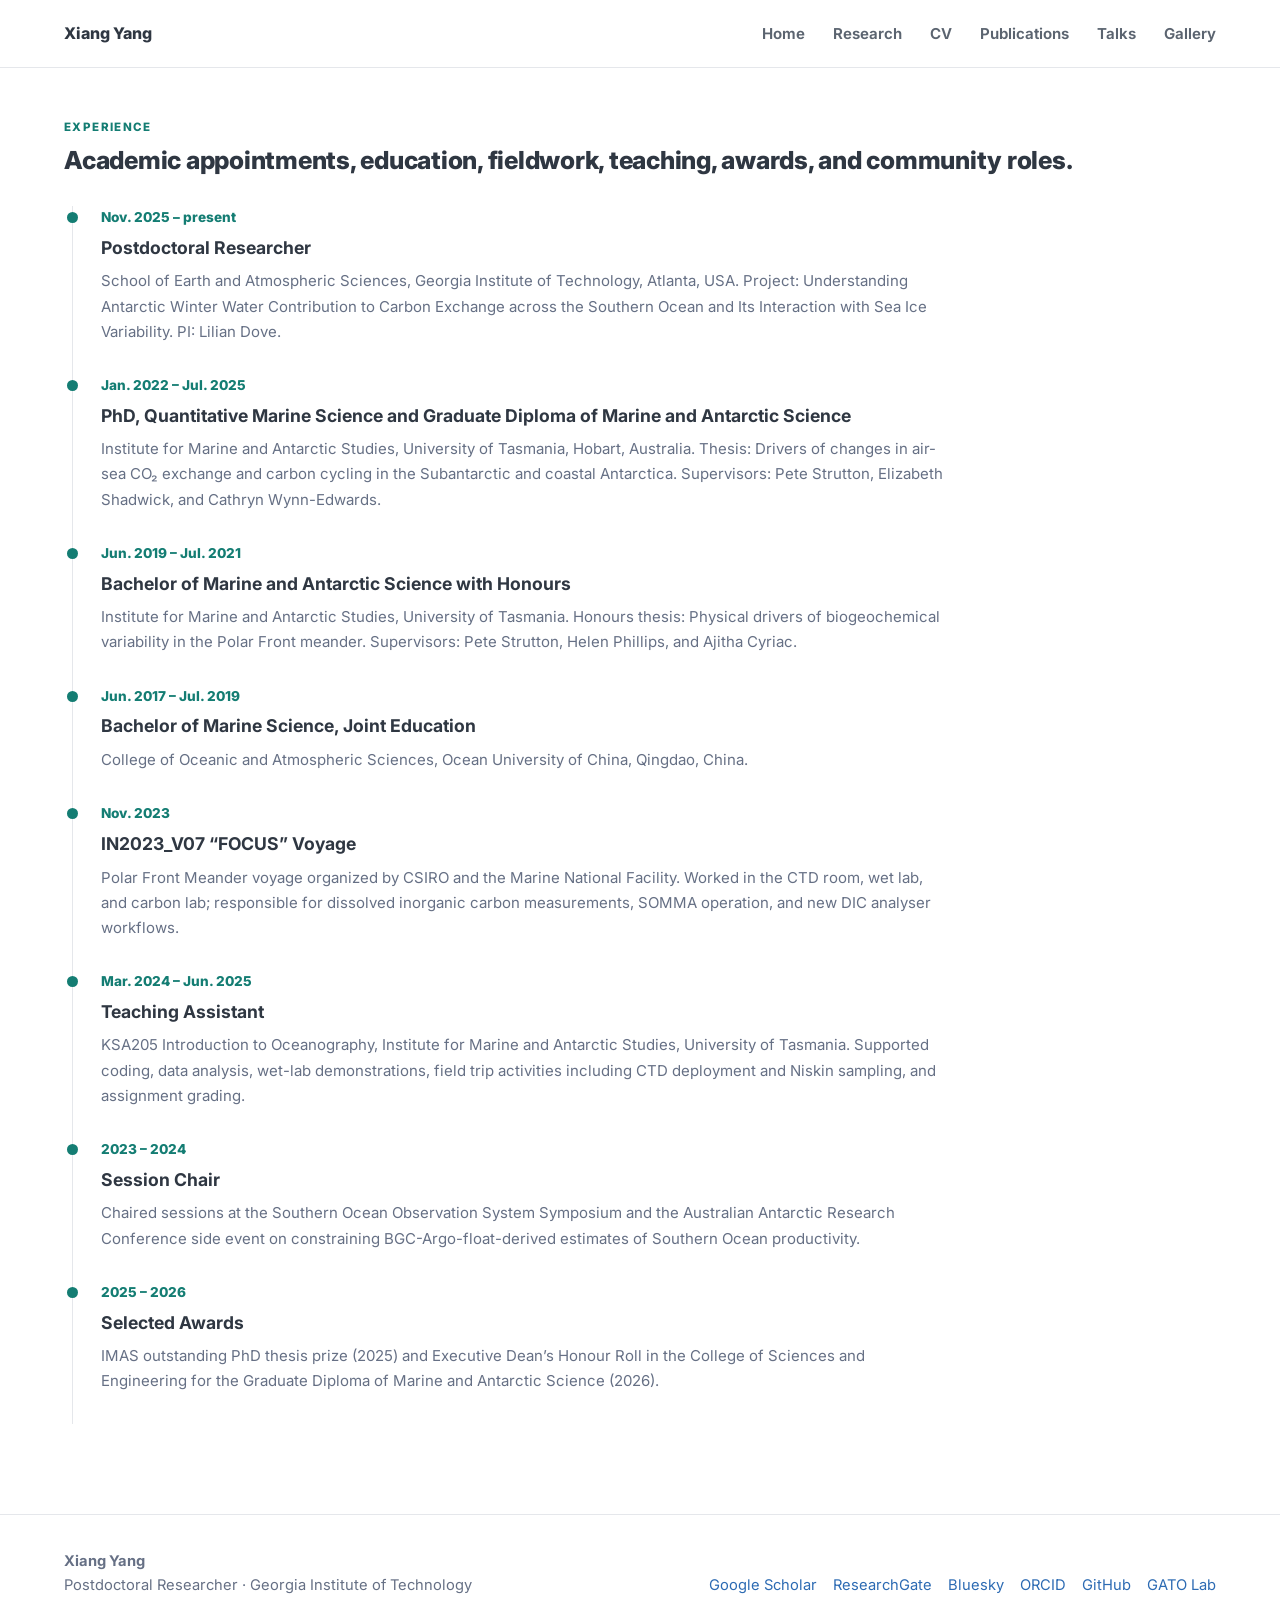
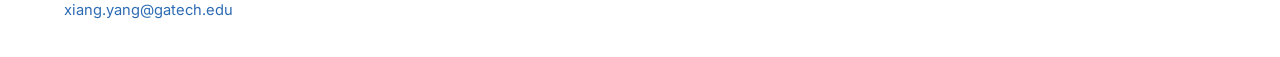
<file: experience.html>
<!doctype html>
<html lang="en">
<head>
<title>Experience | Xiang Yang</title>
<meta charset="utf-8"><meta name="viewport" content="width=device-width, initial-scale=1">
<meta name="description" content="Xiang Yang — Postdoctoral Researcher in ocean biogeochemistry, Southern Ocean carbon cycling, BGC-Argo, and Antarctic Winter Water.">
<link rel="preconnect" href="https://fonts.googleapis.com">
<link rel="preconnect" href="https://fonts.gstatic.com" crossorigin>
<link href="https://fonts.googleapis.com/css2?family=Inter:wght@400;500;600;700;800&family=Source+Serif+4:wght@600;700&display=swap" rel="stylesheet">
<link rel="stylesheet" href="assets/css/style.css">
<script defer src="assets/js/site.js"></script>
</head>
<body>
<header class="site-header">
  <a class="site-title" href="index.html">Xiang Yang</a>
  <button class="menu-toggle" aria-label="Toggle navigation" aria-expanded="false">☰</button>
  <nav class="site-nav" aria-label="Primary navigation">
    <a href="index.html">Home</a>
    <a href="research.html">Research</a>
    <a href="cv.html">CV</a>
    <a href="publications.html">Publications</a>
    <a href="talks.html">Talks</a>
    <a href="photos.html">Gallery</a>
  </nav>
</header>
<main class="container page-layout">
  <div class="page-heading">
    <p class="kicker">Experience</p>
    <h1>Academic appointments, education, fieldwork, teaching, awards, and community roles.</h1>
  </div>
  <section class="timeline-page">
    <article class="timeline-entry"><span>Nov. 2025 – present</span><h2>Postdoctoral Researcher</h2><p>School of Earth and Atmospheric Sciences, Georgia Institute of Technology, Atlanta, USA. Project: Understanding Antarctic Winter Water Contribution to Carbon Exchange across the Southern Ocean and Its Interaction with Sea Ice Variability. PI: Lilian Dove.</p></article>
    <article class="timeline-entry"><span>Jan. 2022 – Jul. 2025</span><h2>PhD, Quantitative Marine Science and Graduate Diploma of Marine and Antarctic Science</h2><p>Institute for Marine and Antarctic Studies, University of Tasmania, Hobart, Australia. Thesis: Drivers of changes in air-sea CO₂ exchange and carbon cycling in the Subantarctic and coastal Antarctica. Supervisors: Pete Strutton, Elizabeth Shadwick, and Cathryn Wynn-Edwards.</p></article>
    <article class="timeline-entry"><span>Jun. 2019 – Jul. 2021</span><h2>Bachelor of Marine and Antarctic Science with Honours</h2><p>Institute for Marine and Antarctic Studies, University of Tasmania. Honours thesis: Physical drivers of biogeochemical variability in the Polar Front meander. Supervisors: Pete Strutton, Helen Phillips, and Ajitha Cyriac.</p></article>
    <article class="timeline-entry"><span>Jun. 2017 – Jul. 2019</span><h2>Bachelor of Marine Science, Joint Education</h2><p>College of Oceanic and Atmospheric Sciences, Ocean University of China, Qingdao, China.</p></article>
    <article class="timeline-entry"><span>Nov. 2023</span><h2>IN2023_V07 “FOCUS” Voyage</h2><p>Polar Front Meander voyage organized by CSIRO and the Marine National Facility. Worked in the CTD room, wet lab, and carbon lab; responsible for dissolved inorganic carbon measurements, SOMMA operation, and new DIC analyser workflows.</p></article>
    <article class="timeline-entry"><span>Mar. 2024 – Jun. 2025</span><h2>Teaching Assistant</h2><p>KSA205 Introduction to Oceanography, Institute for Marine and Antarctic Studies, University of Tasmania. Supported coding, data analysis, wet-lab demonstrations, field trip activities including CTD deployment and Niskin sampling, and assignment grading.</p></article>
    <article class="timeline-entry"><span>2023 – 2024</span><h2>Session Chair</h2><p>Chaired sessions at the Southern Ocean Observation System Symposium and the Australian Antarctic Research Conference side event on constraining BGC-Argo-float-derived estimates of Southern Ocean productivity.</p></article>
    <article class="timeline-entry"><span>2025 – 2026</span><h2>Selected Awards</h2><p>IMAS outstanding PhD thesis prize (2025) and Executive Dean’s Honour Roll in the College of Sciences and Engineering for the Graduate Diploma of Marine and Antarctic Science (2026).</p></article>
  </section>
</main>
<footer class="footer">
  <div class="container footer-grid">
    <div>
      <strong>Xiang Yang</strong><br>
      Postdoctoral Researcher · Georgia Institute of Technology<br>
      <a href="mailto:xiang.yang@gatech.edu">xiang.yang@gatech.edu</a>
    </div>
    <div class="footer-links">
      <a href="https://scholar.google.com/citations?user=Np6tWHwAAAAJ&hl=zh-CN">Google Scholar</a>
      <a href="https://www.researchgate.net/profile/Xiang-Yang-42?ev=hdr_xprf">ResearchGate</a>
      <a href="https://bsky.app/profile/yangx309.bsky.social">Bluesky</a>
      <a href="https://orcid.org/0000-0002-0616-0967">ORCID</a>
      <a href="https://github.com/XYang-Ocean">GitHub</a>
      <a href="https://www.gato-lab.com/">GATO Lab</a>
    </div>
  </div>
</footer>
</body>
</html>
</file>
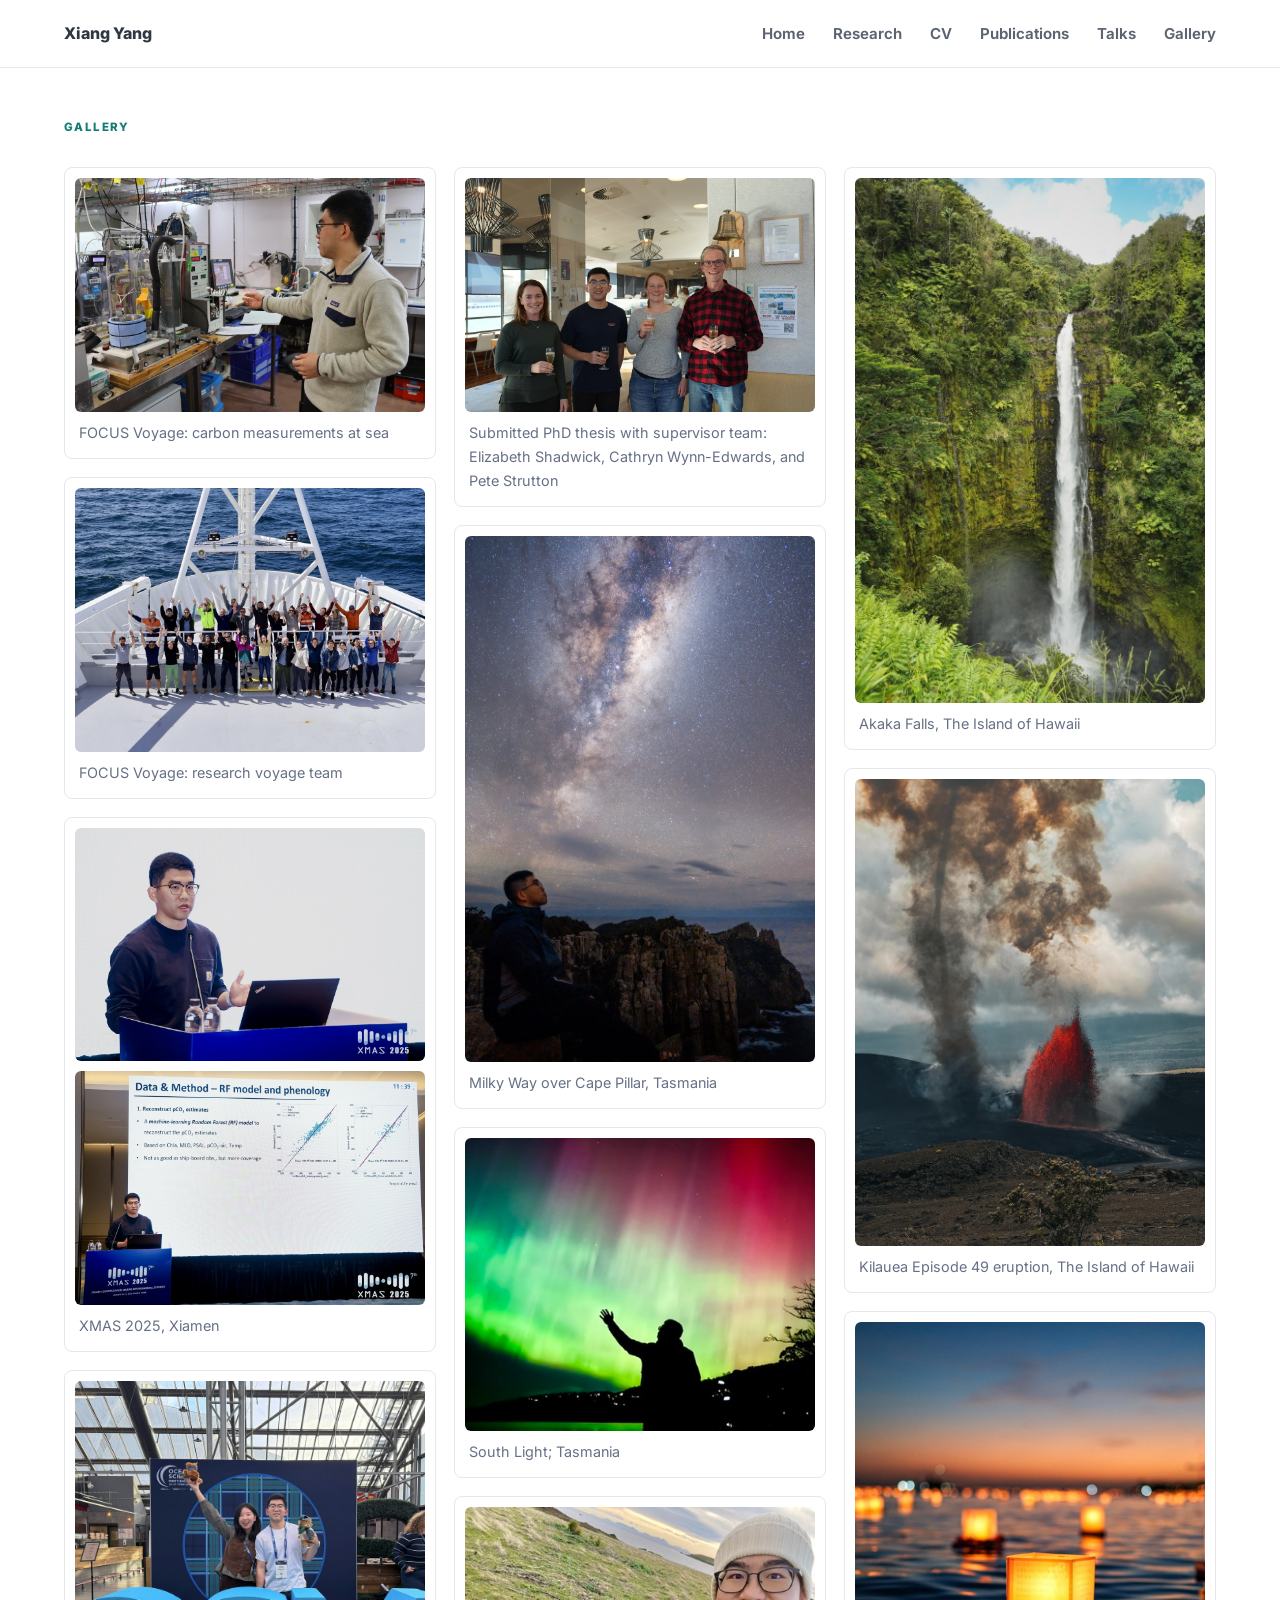
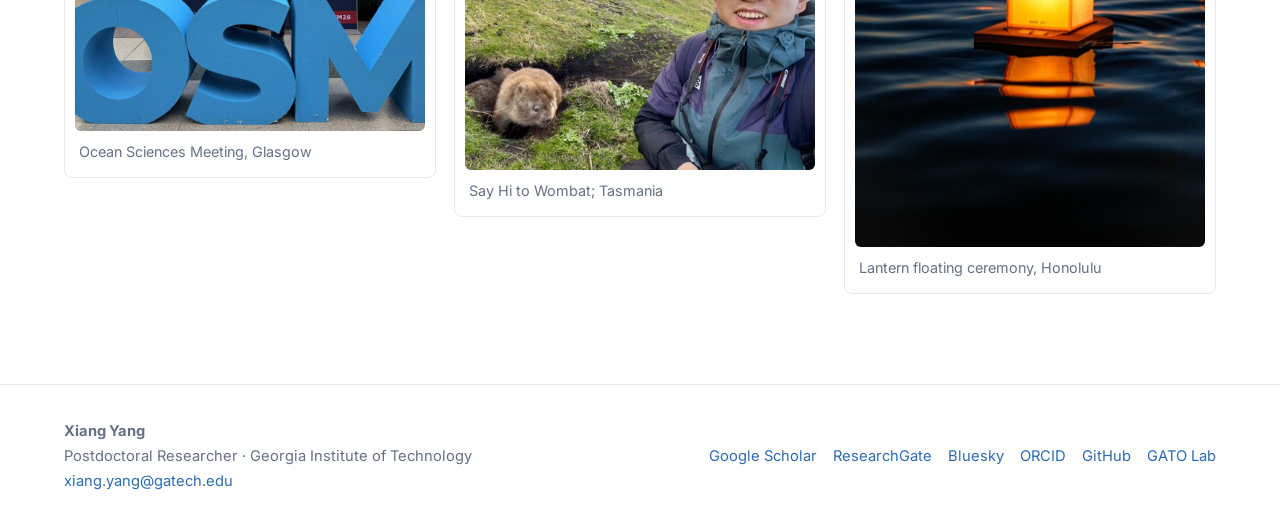
<file: photos.html>
<!doctype html>
<html lang="en">
<head>
<title>Gallery | Xiang Yang</title>
<meta charset="utf-8"><meta name="viewport" content="width=device-width, initial-scale=1">
<meta name="description" content="Xiang Yang — Postdoctoral Researcher in ocean biogeochemistry, Southern Ocean carbon cycling, BGC-Argo, and Antarctic Winter Water.">
<link rel="preconnect" href="https://fonts.googleapis.com">
<link rel="preconnect" href="https://fonts.gstatic.com" crossorigin>
<link href="https://fonts.googleapis.com/css2?family=Inter:wght@400;500;600;700;800&family=Source+Serif+4:wght@600;700&display=swap" rel="stylesheet">
<link rel="stylesheet" href="assets/css/style.css">
<script defer src="assets/js/site.js"></script>
</head>
<body>
<header class="site-header">
  <a class="site-title" href="index.html">Xiang Yang</a>
  <button class="menu-toggle" aria-label="Toggle navigation" aria-expanded="false">☰</button>
  <nav class="site-nav" aria-label="Primary navigation">
    <a href="index.html">Home</a>
    <a href="research.html">Research</a>
    <a href="cv.html">CV</a>
    <a href="publications.html">Publications</a>
    <a href="talks.html">Talks</a>
    <a href="photos.html">Gallery</a>
  </nav>
</header>
<main class="container page-layout">
  <div class="page-heading">
    <p class="kicker">Gallery</p>
  </div>
  <section class="masonry">
    <figure><img src="assets/images/lab_dic.jpg" alt="DIC analysis in a ship laboratory during the FOCUS voyage"><figcaption>FOCUS Voyage: carbon measurements at sea</figcaption></figure>
    <figure><img src="assets/images/ship_team.jpg" alt="Research team on a ship during the FOCUS voyage"><figcaption>FOCUS Voyage: research voyage team</figcaption></figure>
    <figure class="photo-pair">
      <div class="photo-pair-grid">
        <img src="assets/images/talk_close.jpg" alt="XMAS 2025 presentation in Xiamen">
        <img src="assets/images/talk_wide.jpg" alt="Machine-learning pCO2 reconstruction presentation in Xiamen">
      </div>
      <figcaption>XMAS 2025, Xiamen</figcaption>
    </figure>
    <figure><img src="assets/images/osm.jpg" alt="Ocean Sciences Meeting sign in Glasgow"><figcaption>Ocean Sciences Meeting, Glasgow</figcaption></figure>
    <figure><img src="assets/images/colleagues.jpg" alt="Submitting PhD thesis with supervisor team Elizabeth Shadwick, Cathryn Wynn-Edwards, and Pete Strutton"><figcaption>Submitted PhD thesis with supervisor team: Elizabeth Shadwick, Cathryn Wynn-Edwards, and Pete Strutton</figcaption></figure>
    <figure><img src="assets/images/milkyway.jpg" alt="Milky Way over Cape Pillar in Tasmania"><figcaption>Milky Way over Cape Pillar, Tasmania</figcaption></figure>
    <figure><img src="assets/images/south_light_tasmania.jpeg" alt="Aurora australis over Tasmania"><figcaption>South Light; Tasmania</figcaption></figure>
    <figure><img src="assets/images/wombat_tasmania.jpeg" alt="Xiang Yang with a wombat in Tasmania"><figcaption>Say Hi to Wombat; Tasmania</figcaption></figure>
    <figure><img src="assets/images/waterfall.jpg" alt="Akaka Falls on the Island of Hawaii"><figcaption>Akaka Falls, The Island of Hawaii</figcaption></figure>
    <figure><img src="assets/images/kilauea_episode49_smoke.jpeg" alt="Kilauea Episode 49 eruption on the Island of Hawaii"><figcaption>Kilauea Episode 49 eruption, The Island of Hawaii</figcaption></figure>
    <figure><img src="assets/images/lantern.jpg" alt="Lantern floating ceremony in Honolulu"><figcaption>Lantern floating ceremony, Honolulu</figcaption></figure>
  </section>
</main>
<footer class="footer">
  <div class="container footer-grid">
    <div>
      <strong>Xiang Yang</strong><br>
      Postdoctoral Researcher · Georgia Institute of Technology<br>
      <a href="mailto:xiang.yang@gatech.edu">xiang.yang@gatech.edu</a>
    </div>
    <div class="footer-links">
      <a href="https://scholar.google.com/citations?user=Np6tWHwAAAAJ&hl=zh-CN">Google Scholar</a>
      <a href="https://www.researchgate.net/profile/Xiang-Yang-42?ev=hdr_xprf">ResearchGate</a>
      <a href="https://bsky.app/profile/yangx309.bsky.social">Bluesky</a>
      <a href="https://orcid.org/0000-0002-0616-0967">ORCID</a>
      <a href="https://github.com/XYang-Ocean">GitHub</a>
      <a href="https://www.gato-lab.com/">GATO Lab</a>
    </div>
  </div>
</footer>
</body>
</html>
</file>
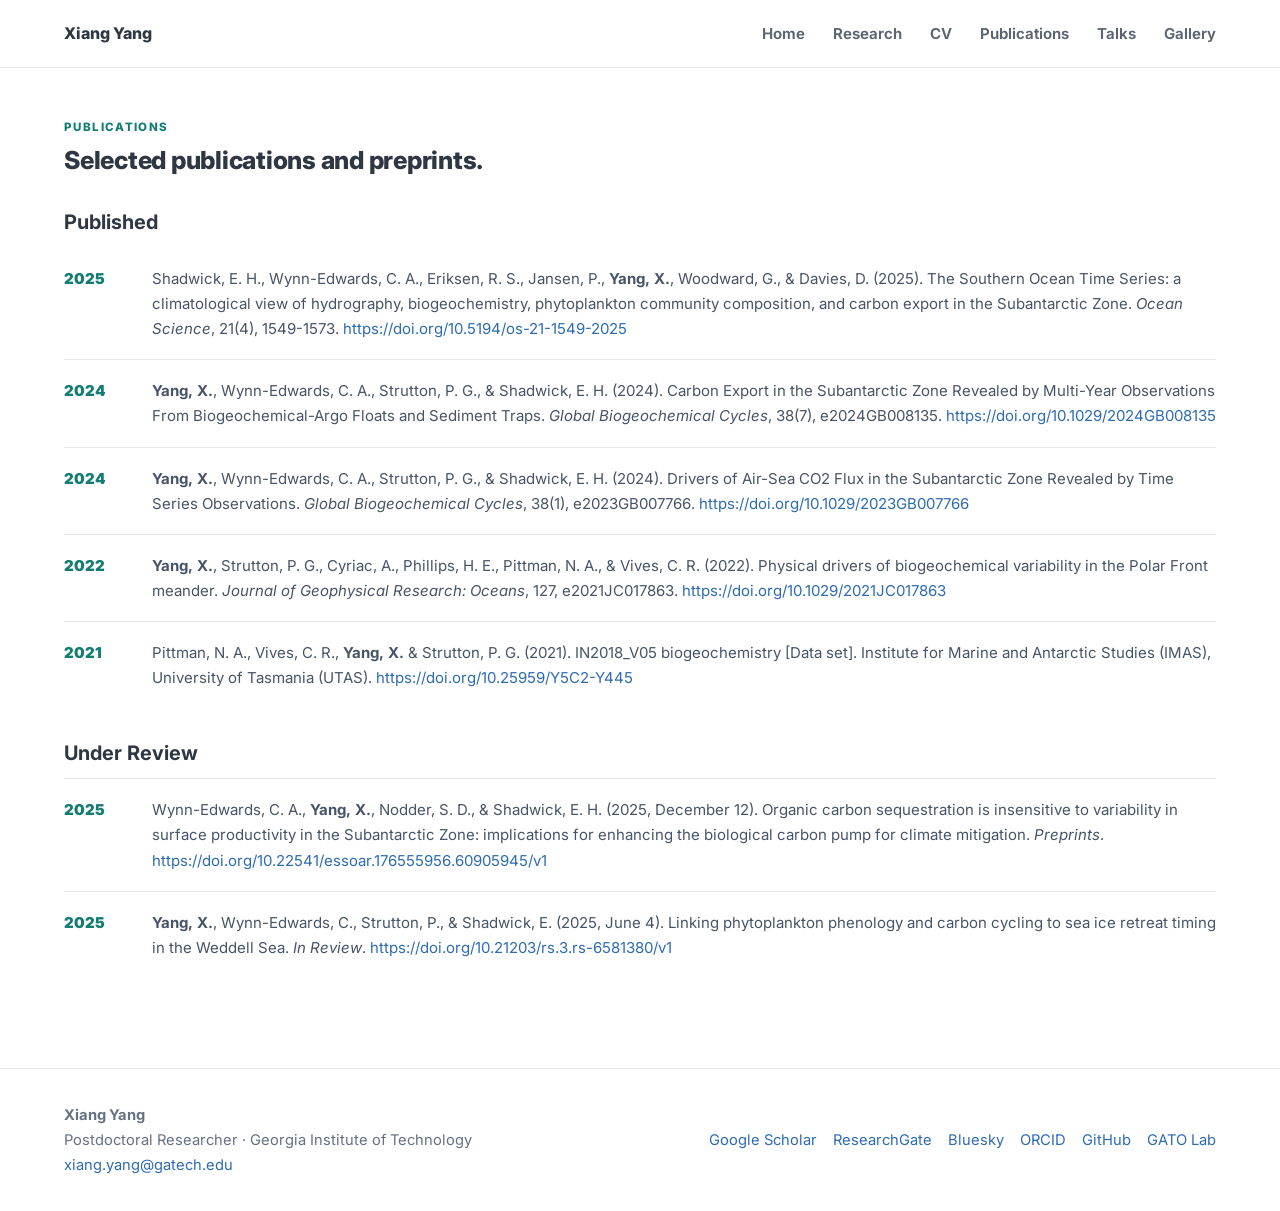
<file: publications.html>
<!doctype html>
<html lang="en">
<head>
<title>Publications | Xiang Yang</title>
<meta charset="utf-8"><meta name="viewport" content="width=device-width, initial-scale=1">
<meta name="description" content="Xiang Yang — Postdoctoral Researcher in ocean biogeochemistry, Southern Ocean carbon cycling, BGC-Argo, and Antarctic Winter Water.">
<link rel="preconnect" href="https://fonts.googleapis.com">
<link rel="preconnect" href="https://fonts.gstatic.com" crossorigin>
<link href="https://fonts.googleapis.com/css2?family=Inter:wght@400;500;600;700;800&family=Source+Serif+4:wght@600;700&display=swap" rel="stylesheet">
<link rel="stylesheet" href="assets/css/style.css">
<script defer src="assets/js/site.js"></script>
</head>
<body>
<header class="site-header">
  <a class="site-title" href="index.html">Xiang Yang</a>
  <button class="menu-toggle" aria-label="Toggle navigation" aria-expanded="false">☰</button>
  <nav class="site-nav" aria-label="Primary navigation">
    <a href="index.html">Home</a>
    <a href="research.html">Research</a>
    <a href="cv.html">CV</a>
    <a href="publications.html">Publications</a>
    <a href="talks.html">Talks</a>
    <a href="photos.html">Gallery</a>
  </nav>
</header>
<main class="container page-layout">
  <div class="page-heading">
    <p class="kicker">Publications</p>
    <h1>Selected publications and preprints.</h1>
  </div>
  <section class="pub-list">
    <h2>Published</h2>
    <article class="pub-item"><span class="pub-year">2025</span><p>Shadwick, E. H., Wynn-Edwards, C. A., Eriksen, R. S., Jansen, P., <strong>Yang, X.</strong>, Woodward, G., & Davies, D. (2025). The Southern Ocean Time Series: a climatological view of hydrography, biogeochemistry, phytoplankton community composition, and carbon export in the Subantarctic Zone. <em>Ocean Science</em>, 21(4), 1549-1573. <a href="https://doi.org/10.5194/os-21-1549-2025">https://doi.org/10.5194/os-21-1549-2025</a></p></article>
    <article class="pub-item"><span class="pub-year">2024</span><p><strong>Yang, X.</strong>, Wynn-Edwards, C. A., Strutton, P. G., & Shadwick, E. H. (2024). Carbon Export in the Subantarctic Zone Revealed by Multi-Year Observations From Biogeochemical-Argo Floats and Sediment Traps. <em>Global Biogeochemical Cycles</em>, 38(7), e2024GB008135. <a href="https://doi.org/10.1029/2024GB008135">https://doi.org/10.1029/2024GB008135</a></p></article>
    <article class="pub-item"><span class="pub-year">2024</span><p><strong>Yang, X.</strong>, Wynn-Edwards, C. A., Strutton, P. G., & Shadwick, E. H. (2024). Drivers of Air-Sea CO2 Flux in the Subantarctic Zone Revealed by Time Series Observations. <em>Global Biogeochemical Cycles</em>, 38(1), e2023GB007766. <a href="https://doi.org/10.1029/2023GB007766">https://doi.org/10.1029/2023GB007766</a></p></article>
    <article class="pub-item"><span class="pub-year">2022</span><p><strong>Yang, X.</strong>, Strutton, P. G., Cyriac, A., Phillips, H. E., Pittman, N. A., & Vives, C. R. (2022). Physical drivers of biogeochemical variability in the Polar Front meander. <em>Journal of Geophysical Research: Oceans</em>, 127, e2021JC017863. <a href="https://doi.org/10.1029/2021JC017863">https://doi.org/10.1029/2021JC017863</a></p></article>
    <article class="pub-item"><span class="pub-year">2021</span><p>Pittman, N. A., Vives, C. R., <strong>Yang, X.</strong> & Strutton, P. G. (2021). IN2018_V05 biogeochemistry [Data set]. Institute for Marine and Antarctic Studies (IMAS), University of Tasmania (UTAS). <a href="https://doi.org/10.25959/Y5C2-Y445">https://doi.org/10.25959/Y5C2-Y445</a></p></article>
    <h2>Under Review</h2>
    <article class="pub-item"><span class="pub-year">2025</span><p>Wynn-Edwards, C. A., <strong>Yang, X.</strong>, Nodder, S. D., & Shadwick, E. H. (2025, December 12). Organic carbon sequestration is insensitive to variability in surface productivity in the Subantarctic Zone: implications for enhancing the biological carbon pump for climate mitigation. <em>Preprints</em>. <a href="https://doi.org/10.22541/essoar.176555956.60905945/v1">https://doi.org/10.22541/essoar.176555956.60905945/v1</a></p></article>
    <article class="pub-item"><span class="pub-year">2025</span><p><strong>Yang, X.</strong>, Wynn-Edwards, C., Strutton, P., & Shadwick, E. (2025, June 4). Linking phytoplankton phenology and carbon cycling to sea ice retreat timing in the Weddell Sea. <em>In Review</em>. <a href="https://doi.org/10.21203/rs.3.rs-6581380/v1">https://doi.org/10.21203/rs.3.rs-6581380/v1</a></p></article>
  </section>
</main>
<footer class="footer">
  <div class="container footer-grid">
    <div>
      <strong>Xiang Yang</strong><br>
      Postdoctoral Researcher · Georgia Institute of Technology<br>
      <a href="mailto:xiang.yang@gatech.edu">xiang.yang@gatech.edu</a>
    </div>
    <div class="footer-links">
      <a href="https://scholar.google.com/citations?user=Np6tWHwAAAAJ&hl=zh-CN">Google Scholar</a>
      <a href="https://www.researchgate.net/profile/Xiang-Yang-42?ev=hdr_xprf">ResearchGate</a>
      <a href="https://bsky.app/profile/yangx309.bsky.social">Bluesky</a>
      <a href="https://orcid.org/0000-0002-0616-0967">ORCID</a>
      <a href="https://github.com/XYang-Ocean">GitHub</a>
      <a href="https://www.gato-lab.com/">GATO Lab</a>
    </div>
  </div>
</footer>
</body>
</html>
</file>
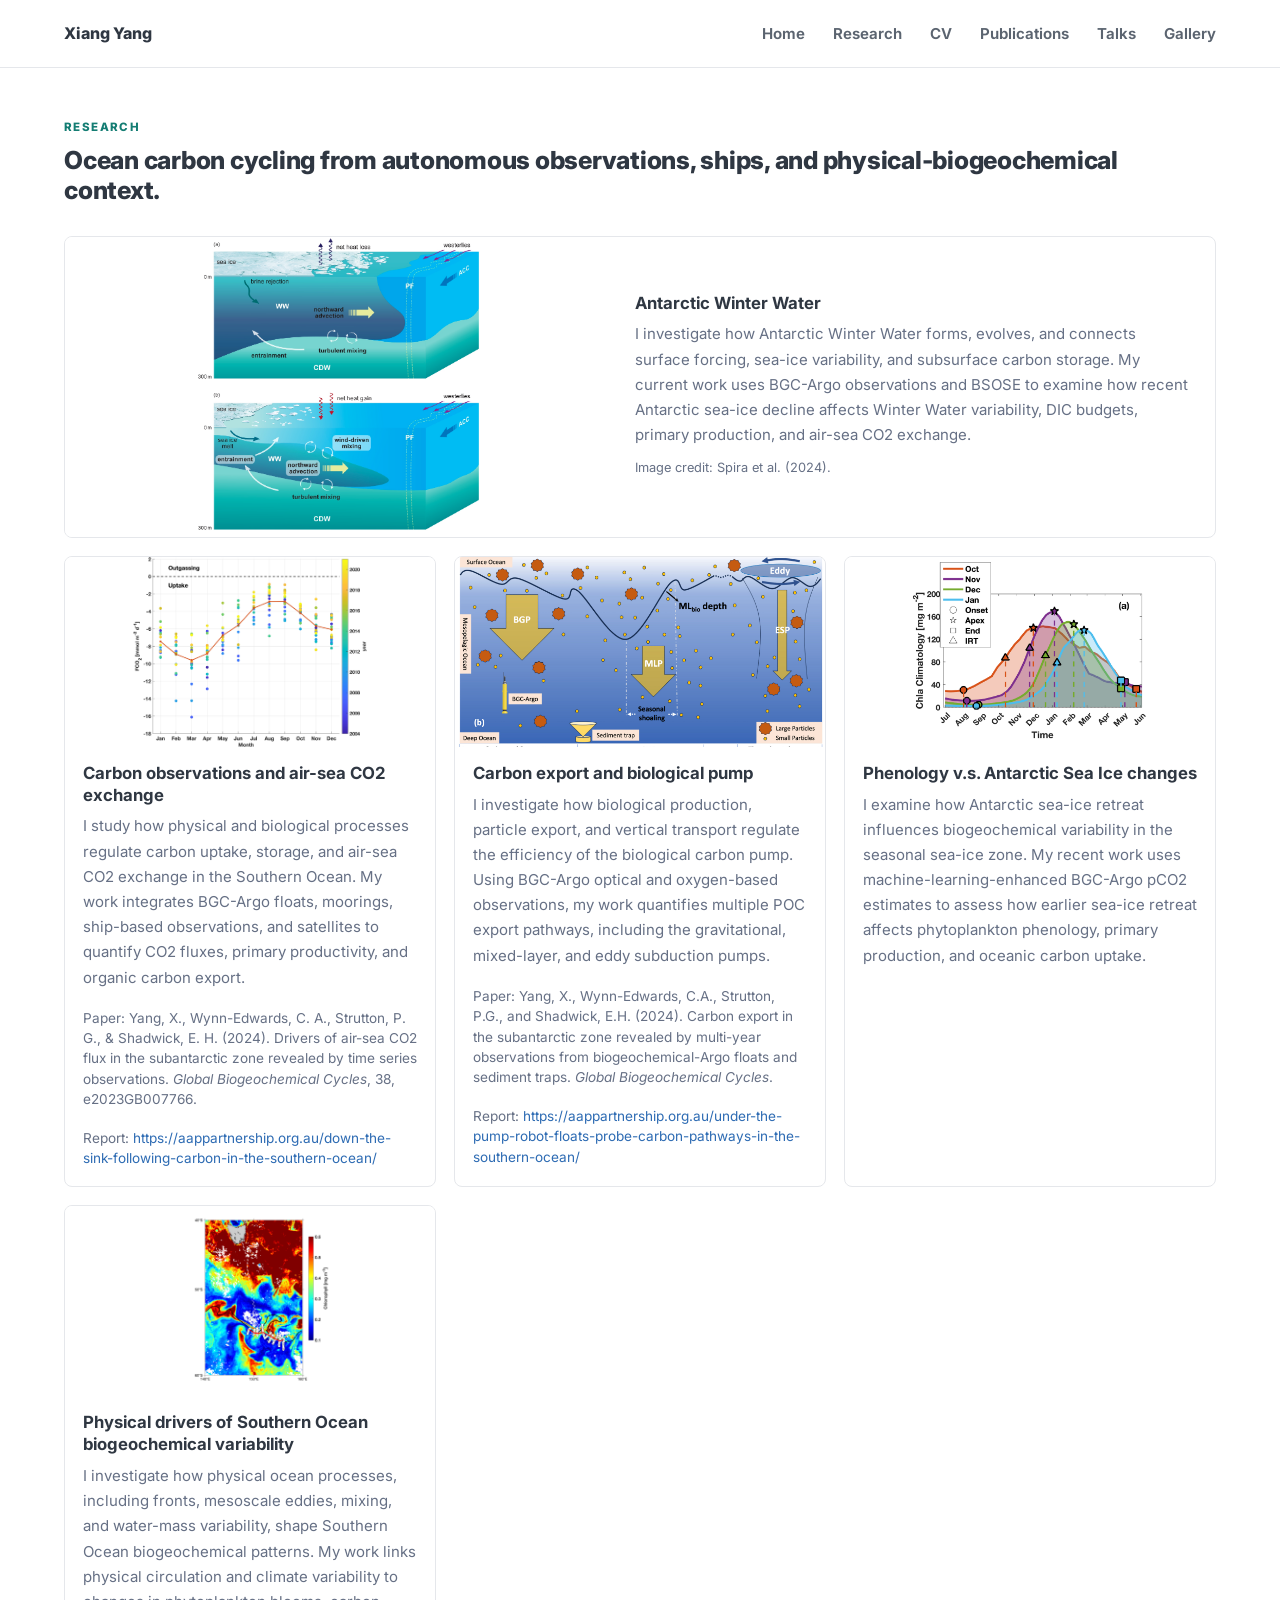
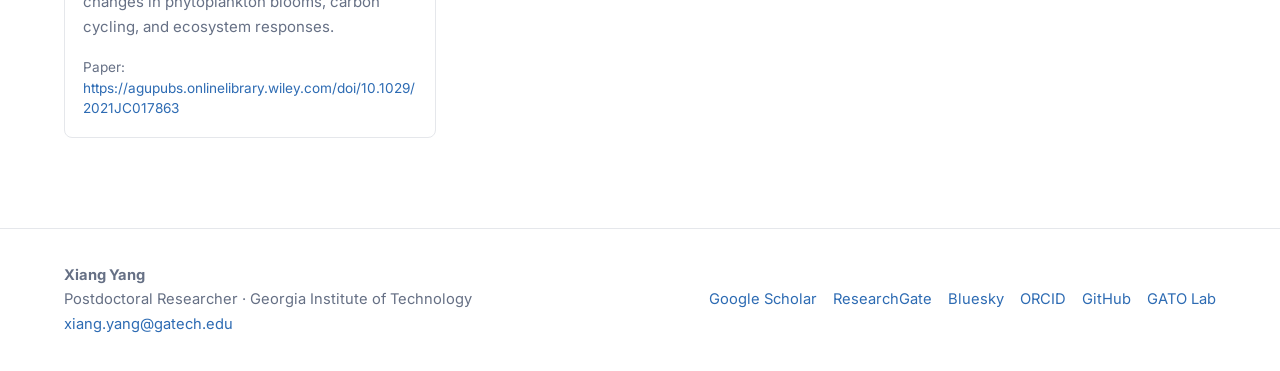
<file: research.html>
<!doctype html>
<html lang="en">
<head>
<title>Research | Xiang Yang</title>
<meta charset="utf-8"><meta name="viewport" content="width=device-width, initial-scale=1">
<meta name="description" content="Xiang Yang — Postdoctoral Researcher in ocean biogeochemistry, Southern Ocean carbon cycling, BGC-Argo, and Antarctic Winter Water.">
<link rel="preconnect" href="https://fonts.googleapis.com">
<link rel="preconnect" href="https://fonts.gstatic.com" crossorigin>
<link href="https://fonts.googleapis.com/css2?family=Inter:wght@400;500;600;700;800&family=Source+Serif+4:wght@600;700&display=swap" rel="stylesheet">
<link rel="stylesheet" href="assets/css/style.css">
<script defer src="assets/js/site.js"></script>
</head>
<body>
<header class="site-header">
  <a class="site-title" href="index.html">Xiang Yang</a>
  <button class="menu-toggle" aria-label="Toggle navigation" aria-expanded="false">☰</button>
  <nav class="site-nav" aria-label="Primary navigation">
    <a href="index.html">Home</a>
    <a href="research.html">Research</a>
    <a href="cv.html">CV</a>
    <a href="publications.html">Publications</a>
    <a href="talks.html">Talks</a>
    <a href="photos.html">Gallery</a>
  </nav>
</header>
<main class="container page-layout">
  <div class="page-heading">
    <p class="kicker">Research</p>
    <h1>Ocean carbon cycling from autonomous observations, ships, and physical-biogeochemical context.</h1>
  </div>
  <section class="research-grid">
    <article class="research-card wide">
      <img class="research-image-contain" src="assets/images/southern_ocean_water_masses_spira_2024.png" alt="Schematic of Antarctic Winter Water, mixing, and sea-ice processes">
      <div>
        <h2>Antarctic Winter Water</h2>
        <p>I investigate how Antarctic Winter Water forms, evolves, and connects surface forcing, sea-ice variability, and subsurface carbon storage. My current work uses BGC-Argo observations and BSOSE to examine how recent Antarctic sea-ice decline affects Winter Water variability, DIC budgets, primary production, and air-sea CO2 exchange.</p>
        <p class="image-credit">Image credit: Spira et al. (2024).</p>
      </div>
    </article>
    <article class="research-card">
      <img class="research-image-contain" src="assets/images/air_sea_co2_monthly_flux.png" alt="Monthly air-sea CO2 flux observations showing uptake and outgassing">
      <h2>Carbon observations and air-sea CO2 exchange</h2>
      <p>I study how physical and biological processes regulate carbon uptake, storage, and air-sea CO2 exchange in the Southern Ocean. My work integrates BGC-Argo floats, moorings, ship-based observations, and satellites to quantify CO2 fluxes, primary productivity, and organic carbon export.</p>
      <p class="research-links">Paper: Yang, X., Wynn-Edwards, C. A., Strutton, P. G., & Shadwick, E. H. (2024). Drivers of air-sea CO2 flux in the subantarctic zone revealed by time series observations. <em>Global Biogeochemical Cycles</em>, 38, e2023GB007766.</p>
      <p class="research-links">Report: <a href="https://aappartnership.org.au/down-the-sink-following-carbon-in-the-southern-ocean/">https://aappartnership.org.au/down-the-sink-following-carbon-in-the-southern-ocean/</a></p>
    </article>
    <article class="research-card">
      <img src="assets/images/carbon_export_biological_pump.png" alt="Schematic of carbon export, biological production, particles, eddies, BGC-Argo, and sediment traps">
      <h2>Carbon export and biological pump</h2>
      <p>I investigate how biological production, particle export, and vertical transport regulate the efficiency of the biological carbon pump. Using BGC-Argo optical and oxygen-based observations, my work quantifies multiple POC export pathways, including the gravitational, mixed-layer, and eddy subduction pumps.</p>
      <p class="research-links">Paper: Yang, X., Wynn-Edwards, C.A., Strutton, P.G., and Shadwick, E.H. (2024). Carbon export in the subantarctic zone revealed by multi-year observations from biogeochemical-Argo floats and sediment traps. <em>Global Biogeochemical Cycles</em>.</p>
      <p class="research-links">Report: <a href="https://aappartnership.org.au/under-the-pump-robot-floats-probe-carbon-pathways-in-the-southern-ocean/">https://aappartnership.org.au/under-the-pump-robot-floats-probe-carbon-pathways-in-the-southern-ocean/</a></p>
    </article>
    <article class="research-card">
      <img class="research-image-contain" src="assets/images/phenology_antarctic_sea_ice.png" alt="Chlorophyll phenology curves and Antarctic sea-ice retreat timing">
      <h2>Phenology v.s. Antarctic Sea Ice changes</h2>
      <p>I examine how Antarctic sea-ice retreat influences biogeochemical variability in the seasonal sea-ice zone. My recent work uses machine-learning-enhanced BGC-Argo pCO2 estimates to assess how earlier sea-ice retreat affects phytoplankton phenology, primary production, and oceanic carbon uptake.</p>
    </article>
    <article class="research-card">
      <img class="research-image-contain" src="assets/images/southern_ocean_chla_201811.png" alt="Satellite chlorophyll map south of Tasmania showing Southern Ocean variability and an observing transect">
      <h2>Physical drivers of Southern Ocean biogeochemical variability</h2>
      <p>I investigate how physical ocean processes, including fronts, mesoscale eddies, mixing, and water-mass variability, shape Southern Ocean biogeochemical patterns. My work links physical circulation and climate variability to changes in phytoplankton blooms, carbon cycling, and ecosystem responses.</p>
      <p class="research-links">Paper: <a href="https://agupubs.onlinelibrary.wiley.com/doi/10.1029/2021JC017863">https://agupubs.onlinelibrary.wiley.com/doi/10.1029/2021JC017863</a></p>
    </article>
  </section>
</main>
<footer class="footer">
  <div class="container footer-grid">
    <div>
      <strong>Xiang Yang</strong><br>
      Postdoctoral Researcher · Georgia Institute of Technology<br>
      <a href="mailto:xiang.yang@gatech.edu">xiang.yang@gatech.edu</a>
    </div>
    <div class="footer-links">
      <a href="https://scholar.google.com/citations?user=Np6tWHwAAAAJ&hl=zh-CN">Google Scholar</a>
      <a href="https://www.researchgate.net/profile/Xiang-Yang-42?ev=hdr_xprf">ResearchGate</a>
      <a href="https://bsky.app/profile/yangx309.bsky.social">Bluesky</a>
      <a href="https://orcid.org/0000-0002-0616-0967">ORCID</a>
      <a href="https://github.com/XYang-Ocean">GitHub</a>
      <a href="https://www.gato-lab.com/">GATO Lab</a>
    </div>
  </div>
</footer>
</body>
</html>
</file>
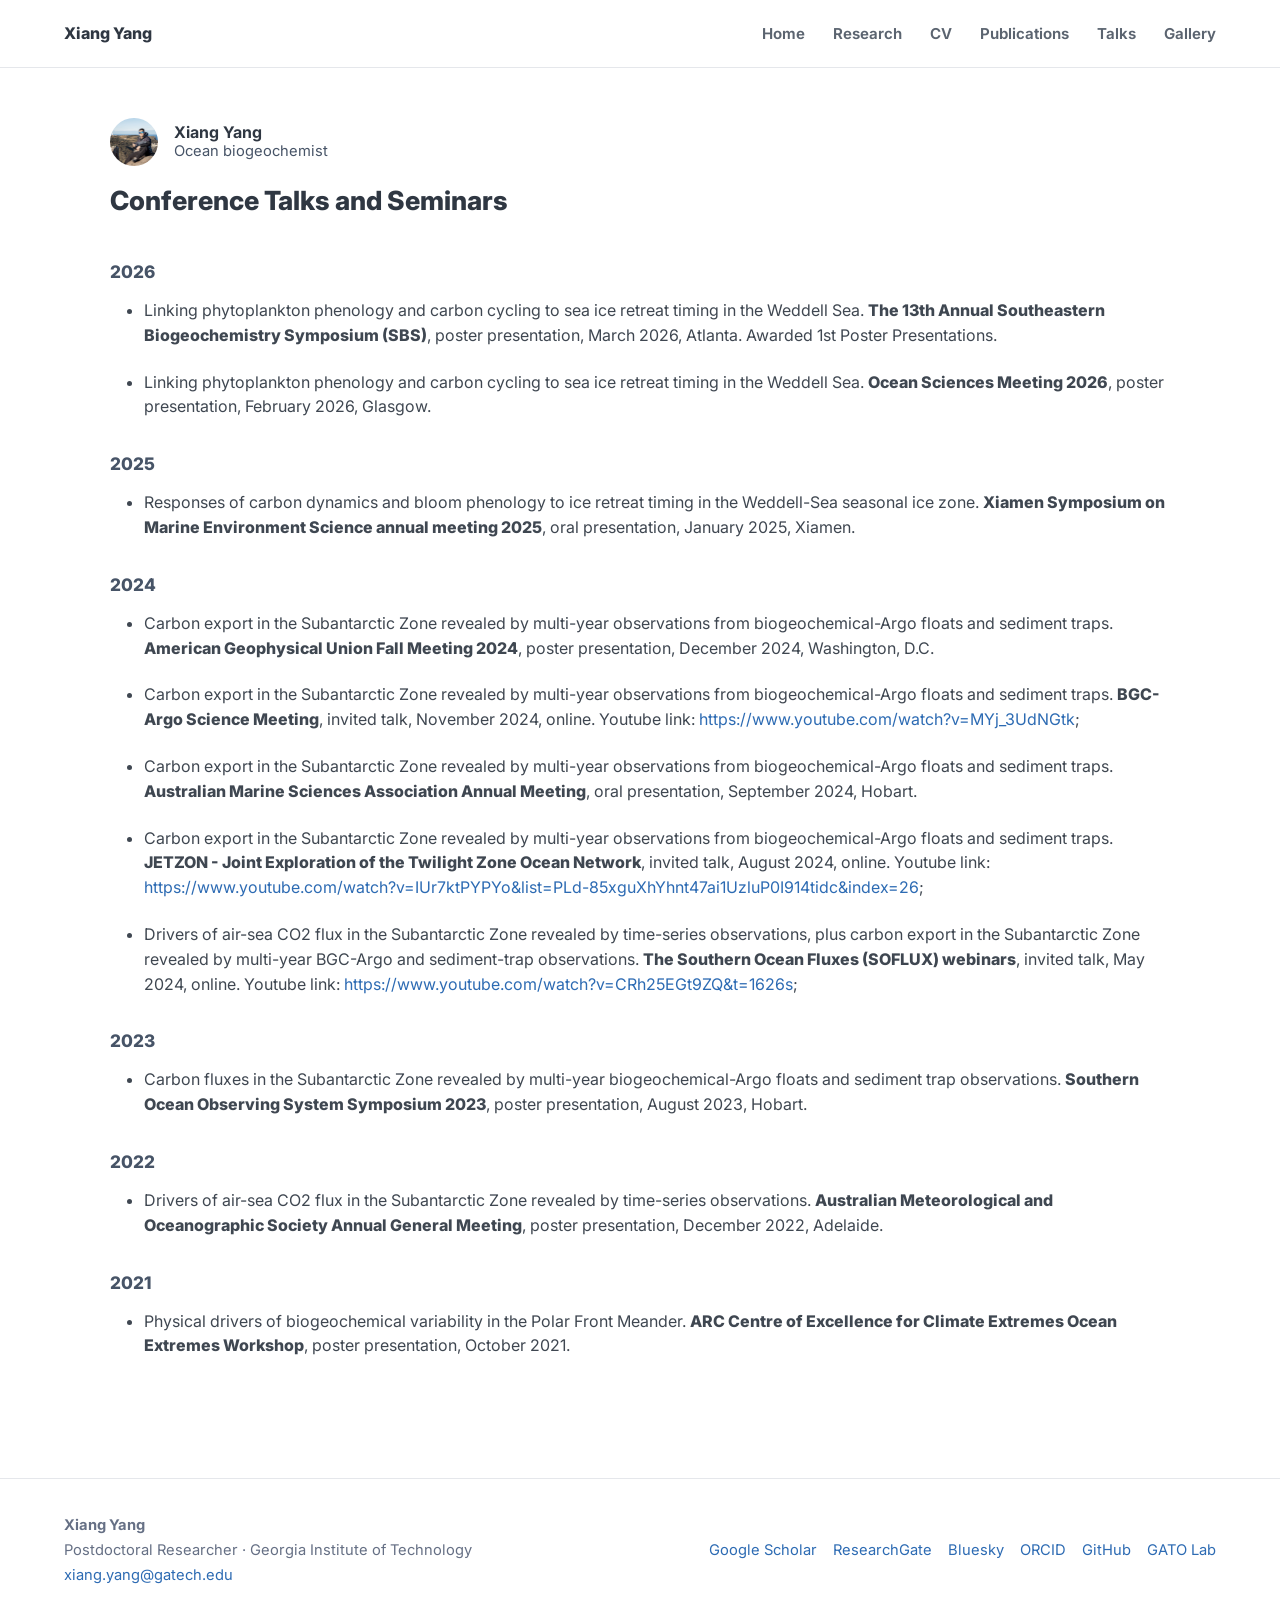
<file: talks.html>
<!doctype html>
<html lang="en">
<head>
<title>Talks | Xiang Yang</title>
<meta charset="utf-8"><meta name="viewport" content="width=device-width, initial-scale=1">
<meta name="description" content="Xiang Yang — Postdoctoral Researcher in ocean biogeochemistry, Southern Ocean carbon cycling, BGC-Argo, and Antarctic Winter Water.">
<link rel="preconnect" href="https://fonts.googleapis.com">
<link rel="preconnect" href="https://fonts.gstatic.com" crossorigin>
<link href="https://fonts.googleapis.com/css2?family=Inter:wght@400;500;600;700;800&family=Source+Serif+4:wght@600;700&display=swap" rel="stylesheet">
<link rel="stylesheet" href="assets/css/style.css">
<script defer src="assets/js/site.js"></script>
</head>
<body>
<header class="site-header">
  <a class="site-title" href="index.html">Xiang Yang</a>
  <button class="menu-toggle" aria-label="Toggle navigation" aria-expanded="false">☰</button>
  <nav class="site-nav" aria-label="Primary navigation">
    <a href="index.html">Home</a>
    <a href="research.html">Research</a>
    <a href="cv.html">CV</a>
    <a href="publications.html">Publications</a>
    <a href="talks.html">Talks</a>
    <a href="photos.html">Gallery</a>
  </nav>
</header>
<main class="container page-layout talks-page">
  <div class="talks-profile">
    <img src="assets/images/headshot_cliff.jpg" alt="Portrait of Xiang Yang">
    <div>
      <strong>Xiang Yang</strong>
      <span>Ocean biogeochemist</span>
    </div>
  </div>

  <h1 class="talks-title">Conference Talks and Seminars</h1>

  <section class="talk-year">
    <h2>2026</h2>
    <ul>
      <li>Linking phytoplankton phenology and carbon cycling to sea ice retreat timing in the Weddell Sea. <strong>The 13th Annual Southeastern Biogeochemistry Symposium (SBS)</strong>, poster presentation, March 2026, Atlanta. Awarded 1st Poster Presentations.</li>
      <li>Linking phytoplankton phenology and carbon cycling to sea ice retreat timing in the Weddell Sea. <strong>Ocean Sciences Meeting 2026</strong>, poster presentation, February 2026, Glasgow.</li>
    </ul>
  </section>

  <section class="talk-year">
    <h2>2025</h2>
    <ul>
      <li>Responses of carbon dynamics and bloom phenology to ice retreat timing in the Weddell-Sea seasonal ice zone. <strong>Xiamen Symposium on Marine Environment Science annual meeting 2025</strong>, oral presentation, January 2025, Xiamen.</li>
    </ul>
  </section>

  <section class="talk-year">
    <h2>2024</h2>
    <ul>
      <li>Carbon export in the Subantarctic Zone revealed by multi-year observations from biogeochemical-Argo floats and sediment traps. <strong>American Geophysical Union Fall Meeting 2024</strong>, poster presentation, December 2024, Washington, D.C.</li>
      <li>Carbon export in the Subantarctic Zone revealed by multi-year observations from biogeochemical-Argo floats and sediment traps. <strong>BGC-Argo Science Meeting</strong>, invited talk, November 2024, online. Youtube link: <a href="https://www.youtube.com/watch?v=MYj_3UdNGtk">https://www.youtube.com/watch?v=MYj_3UdNGtk</a>;</li>
      <li>Carbon export in the Subantarctic Zone revealed by multi-year observations from biogeochemical-Argo floats and sediment traps. <strong>Australian Marine Sciences Association Annual Meeting</strong>, oral presentation, September 2024, Hobart.</li>
      <li>Carbon export in the Subantarctic Zone revealed by multi-year observations from biogeochemical-Argo floats and sediment traps. <strong>JETZON - Joint Exploration of the Twilight Zone Ocean Network</strong>, invited talk, August 2024, online. Youtube link: <a href="https://www.youtube.com/watch?v=IUr7ktPYPYo&list=PLd-85xguXhYhnt47ai1UzluP0I914tidc&index=26">https://www.youtube.com/watch?v=IUr7ktPYPYo&list=PLd-85xguXhYhnt47ai1UzluP0I914tidc&index=26</a>;</li>
      <li>Drivers of air-sea CO2 flux in the Subantarctic Zone revealed by time-series observations, plus carbon export in the Subantarctic Zone revealed by multi-year BGC-Argo and sediment-trap observations. <strong>The Southern Ocean Fluxes (SOFLUX) webinars</strong>, invited talk, May 2024, online. Youtube link: <a href="https://www.youtube.com/watch?v=CRh25EGt9ZQ&t=1626s">https://www.youtube.com/watch?v=CRh25EGt9ZQ&t=1626s</a>;</li>
    </ul>
  </section>

  <section class="talk-year">
    <h2>2023</h2>
    <ul>
      <li>Carbon fluxes in the Subantarctic Zone revealed by multi-year biogeochemical-Argo floats and sediment trap observations. <strong>Southern Ocean Observing System Symposium 2023</strong>, poster presentation, August 2023, Hobart.</li>
    </ul>
  </section>

  <section class="talk-year">
    <h2>2022</h2>
    <ul>
      <li>Drivers of air-sea CO2 flux in the Subantarctic Zone revealed by time-series observations. <strong>Australian Meteorological and Oceanographic Society Annual General Meeting</strong>, poster presentation, December 2022, Adelaide.</li>
    </ul>
  </section>

  <section class="talk-year">
    <h2>2021</h2>
    <ul>
      <li>Physical drivers of biogeochemical variability in the Polar Front Meander. <strong>ARC Centre of Excellence for Climate Extremes Ocean Extremes Workshop</strong>, poster presentation, October 2021.</li>
    </ul>
  </section>
</main>
<footer class="footer">
  <div class="container footer-grid">
    <div>
      <strong>Xiang Yang</strong><br>
      Postdoctoral Researcher · Georgia Institute of Technology<br>
      <a href="mailto:xiang.yang@gatech.edu">xiang.yang@gatech.edu</a>
    </div>
    <div class="footer-links">
      <a href="https://scholar.google.com/citations?user=Np6tWHwAAAAJ&hl=zh-CN">Google Scholar</a>
      <a href="https://www.researchgate.net/profile/Xiang-Yang-42?ev=hdr_xprf">ResearchGate</a>
      <a href="https://bsky.app/profile/yangx309.bsky.social">Bluesky</a>
      <a href="https://orcid.org/0000-0002-0616-0967">ORCID</a>
      <a href="https://github.com/XYang-Ocean">GitHub</a>
      <a href="https://www.gato-lab.com/">GATO Lab</a>
    </div>
  </div>
</footer>
</body>
</html>
</file>
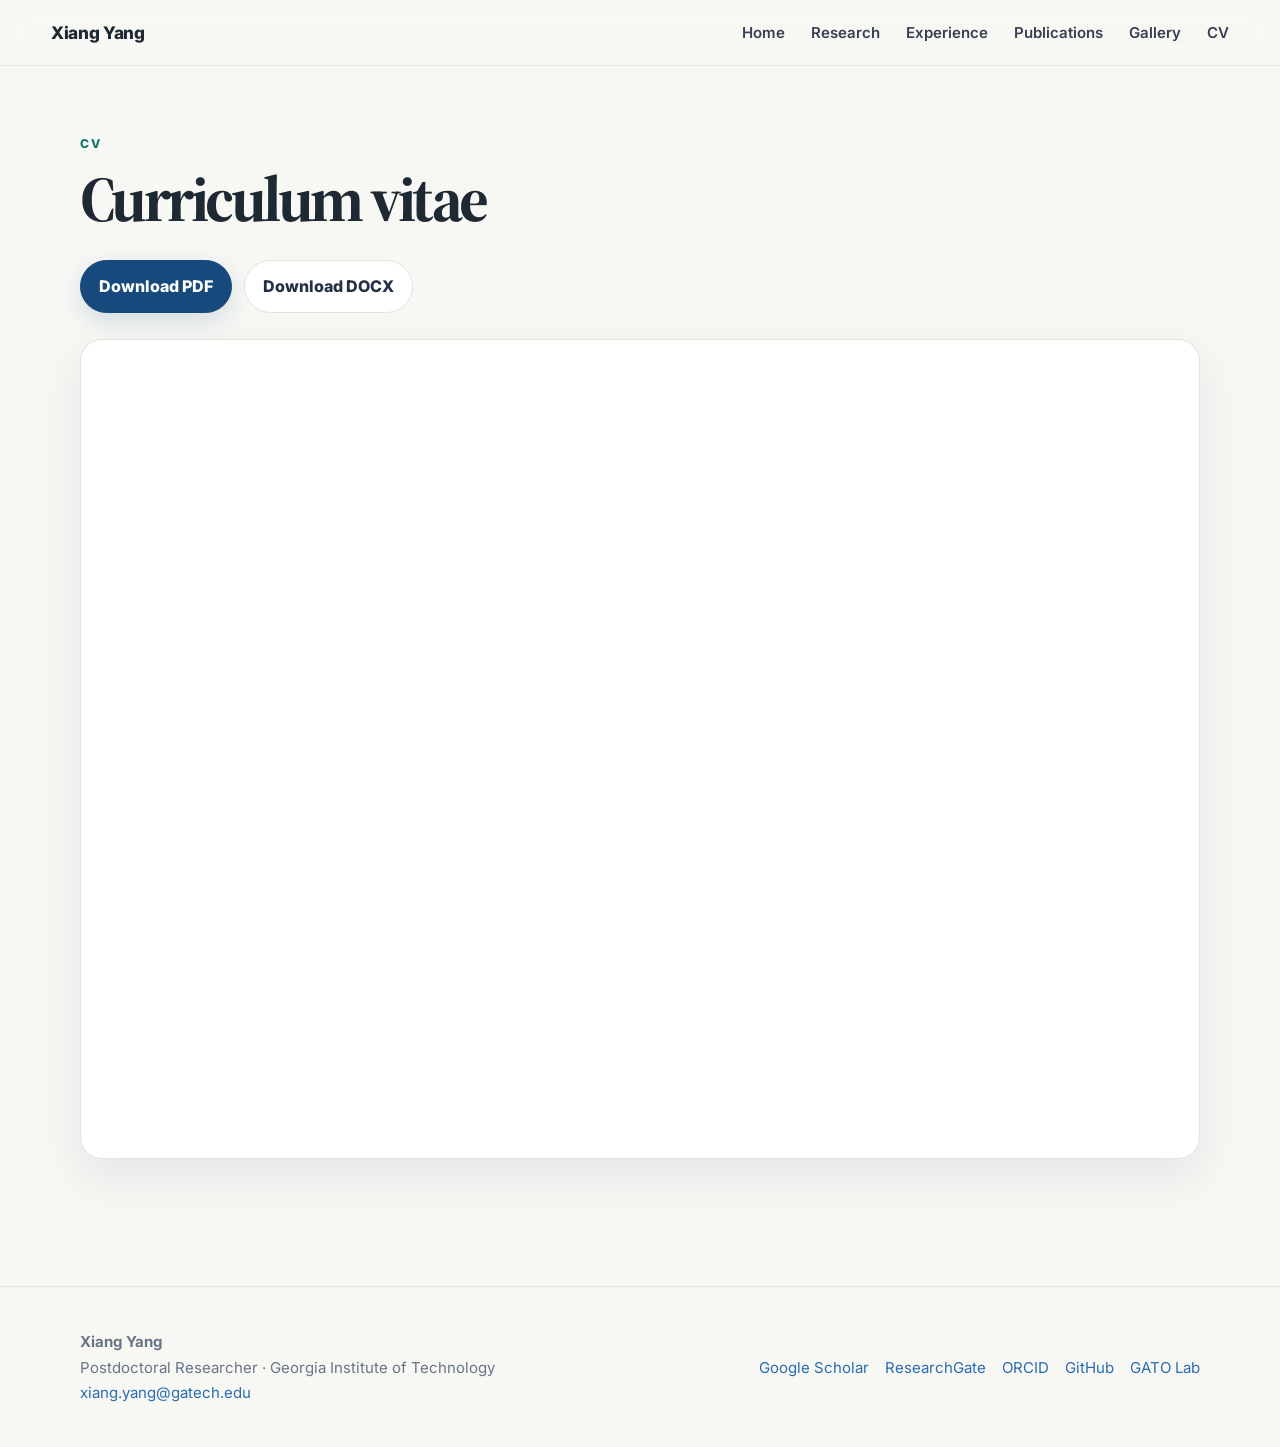
<file: xiang_yang_personal_website/cv.html>
<!doctype html>
<html lang="en">
<head>
<title>CV | Xiang Yang</title>
<meta charset="utf-8"><meta name="viewport" content="width=device-width, initial-scale=1">
<meta name="description" content="Xiang Yang — Postdoctoral Researcher in ocean biogeochemistry, Southern Ocean carbon cycling, BGC-Argo, and Antarctic Winter Water.">
<link rel="preconnect" href="https://fonts.googleapis.com">
<link rel="preconnect" href="https://fonts.gstatic.com" crossorigin>
<link href="https://fonts.googleapis.com/css2?family=Inter:wght@400;500;600;700;800&family=Source+Serif+4:wght@600;700&display=swap" rel="stylesheet">
<link rel="stylesheet" href="assets/css/style.css">
<script defer src="assets/js/site.js"></script>
</head>
<body>
<header class="site-header">
  <a class="site-title" href="index.html">Xiang Yang</a>
  <button class="menu-toggle" aria-label="Toggle navigation" aria-expanded="false">☰</button>
  <nav class="site-nav" aria-label="Primary navigation">
    <a href="index.html">Home</a>
    <a href="research.html">Research</a>
    <a href="experience.html">Experience</a>
    <a href="publications.html">Publications</a>
    <a href="photos.html">Gallery</a>
    <a href="cv.html">CV</a>
  </nav>
</header>
<main class="container page-layout">
  <div class="page-heading compact">
    <p class="kicker">CV</p>
    <h1>Curriculum vitae</h1>
    <div class="hero-actions"><a class="button" href="files/Xiang_YANG_CV.pdf">Download PDF</a><a class="button ghost" href="files/Xiang_YANG_CV.docx">Download DOCX</a></div>
  </div>
  <iframe class="cv-frame" src="files/Xiang_YANG_CV.pdf" title="Xiang Yang CV"></iframe>
</main>
<footer class="footer">
  <div class="container footer-grid">
    <div>
      <strong>Xiang Yang</strong><br>
      Postdoctoral Researcher · Georgia Institute of Technology<br>
      <a href="mailto:xiang.yang@gatech.edu">xiang.yang@gatech.edu</a>
    </div>
    <div class="footer-links">
      <a href="https://scholar.google.com/citations?user=Np6tWHwAAAAJ&hl=zh-CN">Google Scholar</a>
      <a href="https://www.researchgate.net/profile/Xiang-Yang-42?ev=hdr_xprf">ResearchGate</a>
      <a href="https://orcid.org/0000-0002-0616-0967">ORCID</a>
      <a href="https://github.com/Best24Yang">GitHub</a>
      <a href="https://www.gato-lab.com/">GATO Lab</a>
    </div>
  </div>
</footer>
</body>
</html>
</file>
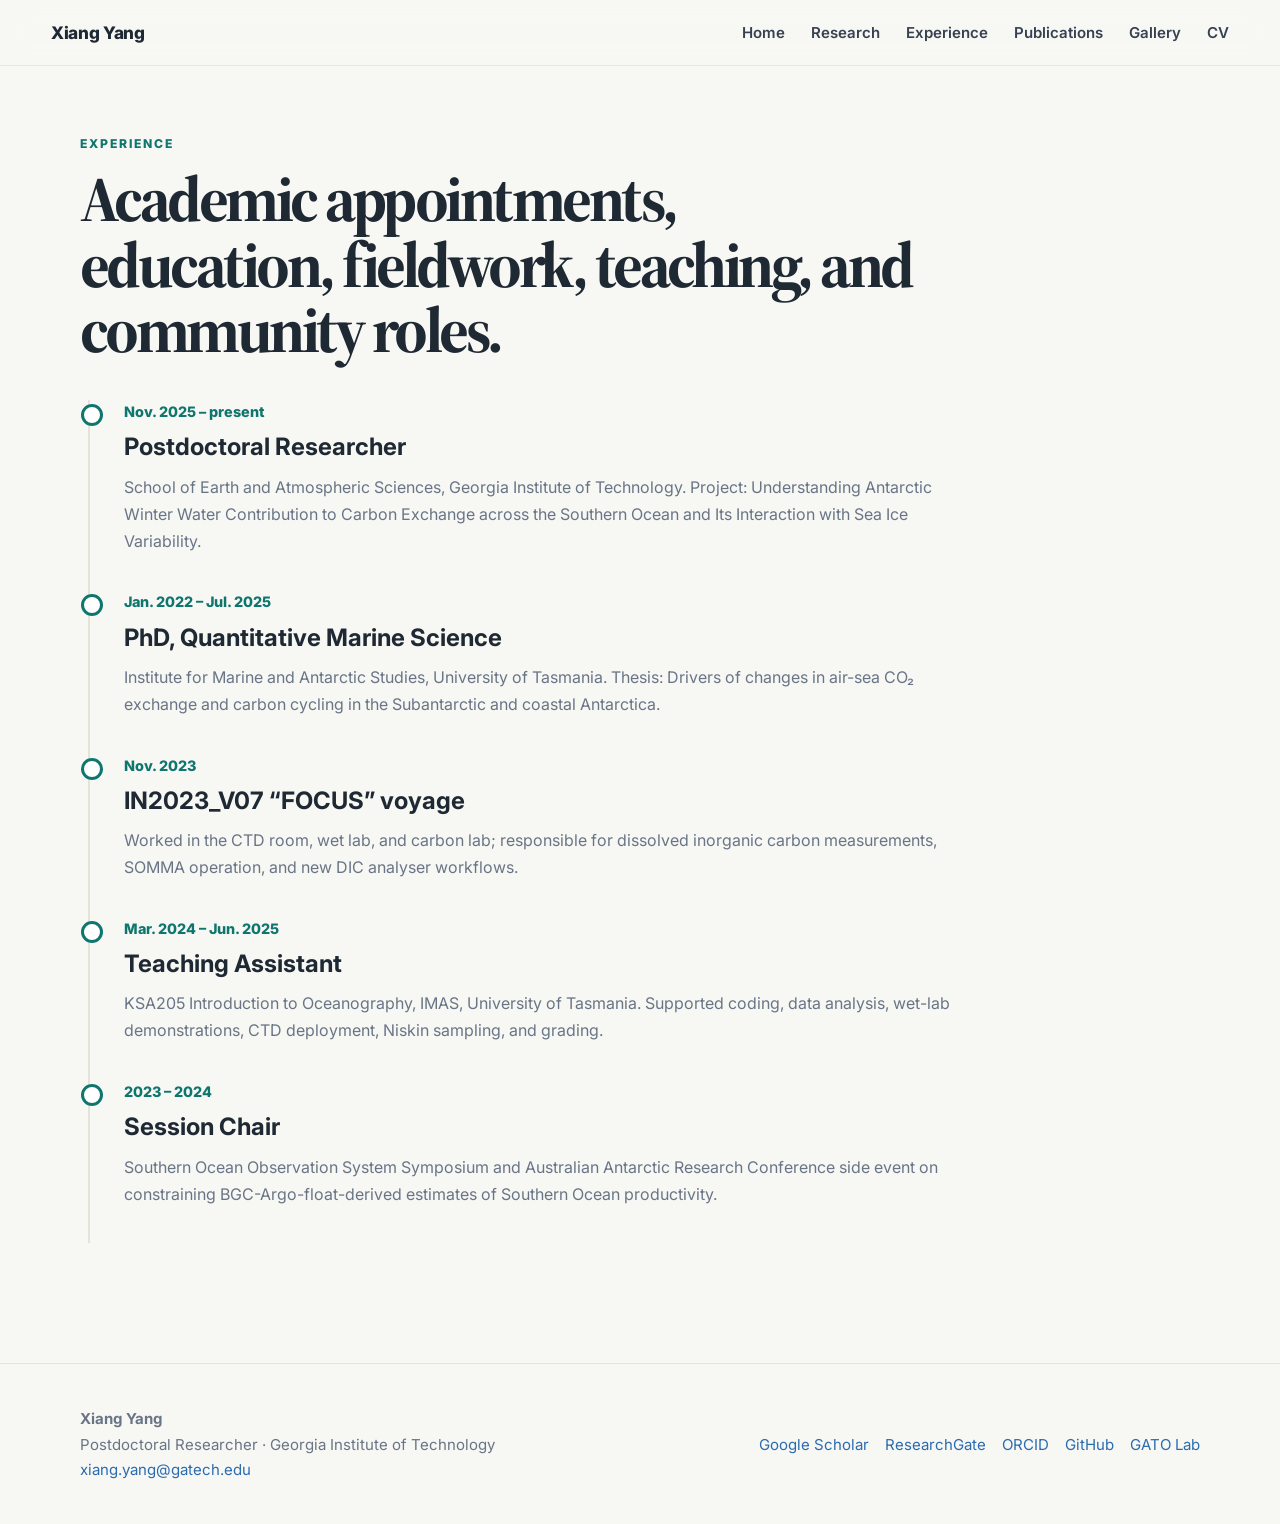
<file: xiang_yang_personal_website/experience.html>
<!doctype html>
<html lang="en">
<head>
<title>Experience | Xiang Yang</title>
<meta charset="utf-8"><meta name="viewport" content="width=device-width, initial-scale=1">
<meta name="description" content="Xiang Yang — Postdoctoral Researcher in ocean biogeochemistry, Southern Ocean carbon cycling, BGC-Argo, and Antarctic Winter Water.">
<link rel="preconnect" href="https://fonts.googleapis.com">
<link rel="preconnect" href="https://fonts.gstatic.com" crossorigin>
<link href="https://fonts.googleapis.com/css2?family=Inter:wght@400;500;600;700;800&family=Source+Serif+4:wght@600;700&display=swap" rel="stylesheet">
<link rel="stylesheet" href="assets/css/style.css">
<script defer src="assets/js/site.js"></script>
</head>
<body>
<header class="site-header">
  <a class="site-title" href="index.html">Xiang Yang</a>
  <button class="menu-toggle" aria-label="Toggle navigation" aria-expanded="false">☰</button>
  <nav class="site-nav" aria-label="Primary navigation">
    <a href="index.html">Home</a>
    <a href="research.html">Research</a>
    <a href="experience.html">Experience</a>
    <a href="publications.html">Publications</a>
    <a href="photos.html">Gallery</a>
    <a href="cv.html">CV</a>
  </nav>
</header>
<main class="container page-layout">
  <div class="page-heading">
    <p class="kicker">Experience</p>
    <h1>Academic appointments, education, fieldwork, teaching, and community roles.</h1>
  </div>
  <section class="timeline-page">
    <article class="timeline-entry"><span>Nov. 2025 – present</span><h2>Postdoctoral Researcher</h2><p>School of Earth and Atmospheric Sciences, Georgia Institute of Technology. Project: Understanding Antarctic Winter Water Contribution to Carbon Exchange across the Southern Ocean and Its Interaction with Sea Ice Variability.</p></article>
    <article class="timeline-entry"><span>Jan. 2022 – Jul. 2025</span><h2>PhD, Quantitative Marine Science</h2><p>Institute for Marine and Antarctic Studies, University of Tasmania. Thesis: Drivers of changes in air-sea CO₂ exchange and carbon cycling in the Subantarctic and coastal Antarctica.</p></article>
    <article class="timeline-entry"><span>Nov. 2023</span><h2>IN2023_V07 “FOCUS” voyage</h2><p>Worked in the CTD room, wet lab, and carbon lab; responsible for dissolved inorganic carbon measurements, SOMMA operation, and new DIC analyser workflows.</p></article>
    <article class="timeline-entry"><span>Mar. 2024 – Jun. 2025</span><h2>Teaching Assistant</h2><p>KSA205 Introduction to Oceanography, IMAS, University of Tasmania. Supported coding, data analysis, wet-lab demonstrations, CTD deployment, Niskin sampling, and grading.</p></article>
    <article class="timeline-entry"><span>2023 – 2024</span><h2>Session Chair</h2><p>Southern Ocean Observation System Symposium and Australian Antarctic Research Conference side event on constraining BGC-Argo-float-derived estimates of Southern Ocean productivity.</p></article>
  </section>
</main>
<footer class="footer">
  <div class="container footer-grid">
    <div>
      <strong>Xiang Yang</strong><br>
      Postdoctoral Researcher · Georgia Institute of Technology<br>
      <a href="mailto:xiang.yang@gatech.edu">xiang.yang@gatech.edu</a>
    </div>
    <div class="footer-links">
      <a href="https://scholar.google.com/citations?user=Np6tWHwAAAAJ&hl=zh-CN">Google Scholar</a>
      <a href="https://www.researchgate.net/profile/Xiang-Yang-42?ev=hdr_xprf">ResearchGate</a>
      <a href="https://orcid.org/0000-0002-0616-0967">ORCID</a>
      <a href="https://github.com/Best24Yang">GitHub</a>
      <a href="https://www.gato-lab.com/">GATO Lab</a>
    </div>
  </div>
</footer>
</body>
</html>
</file>
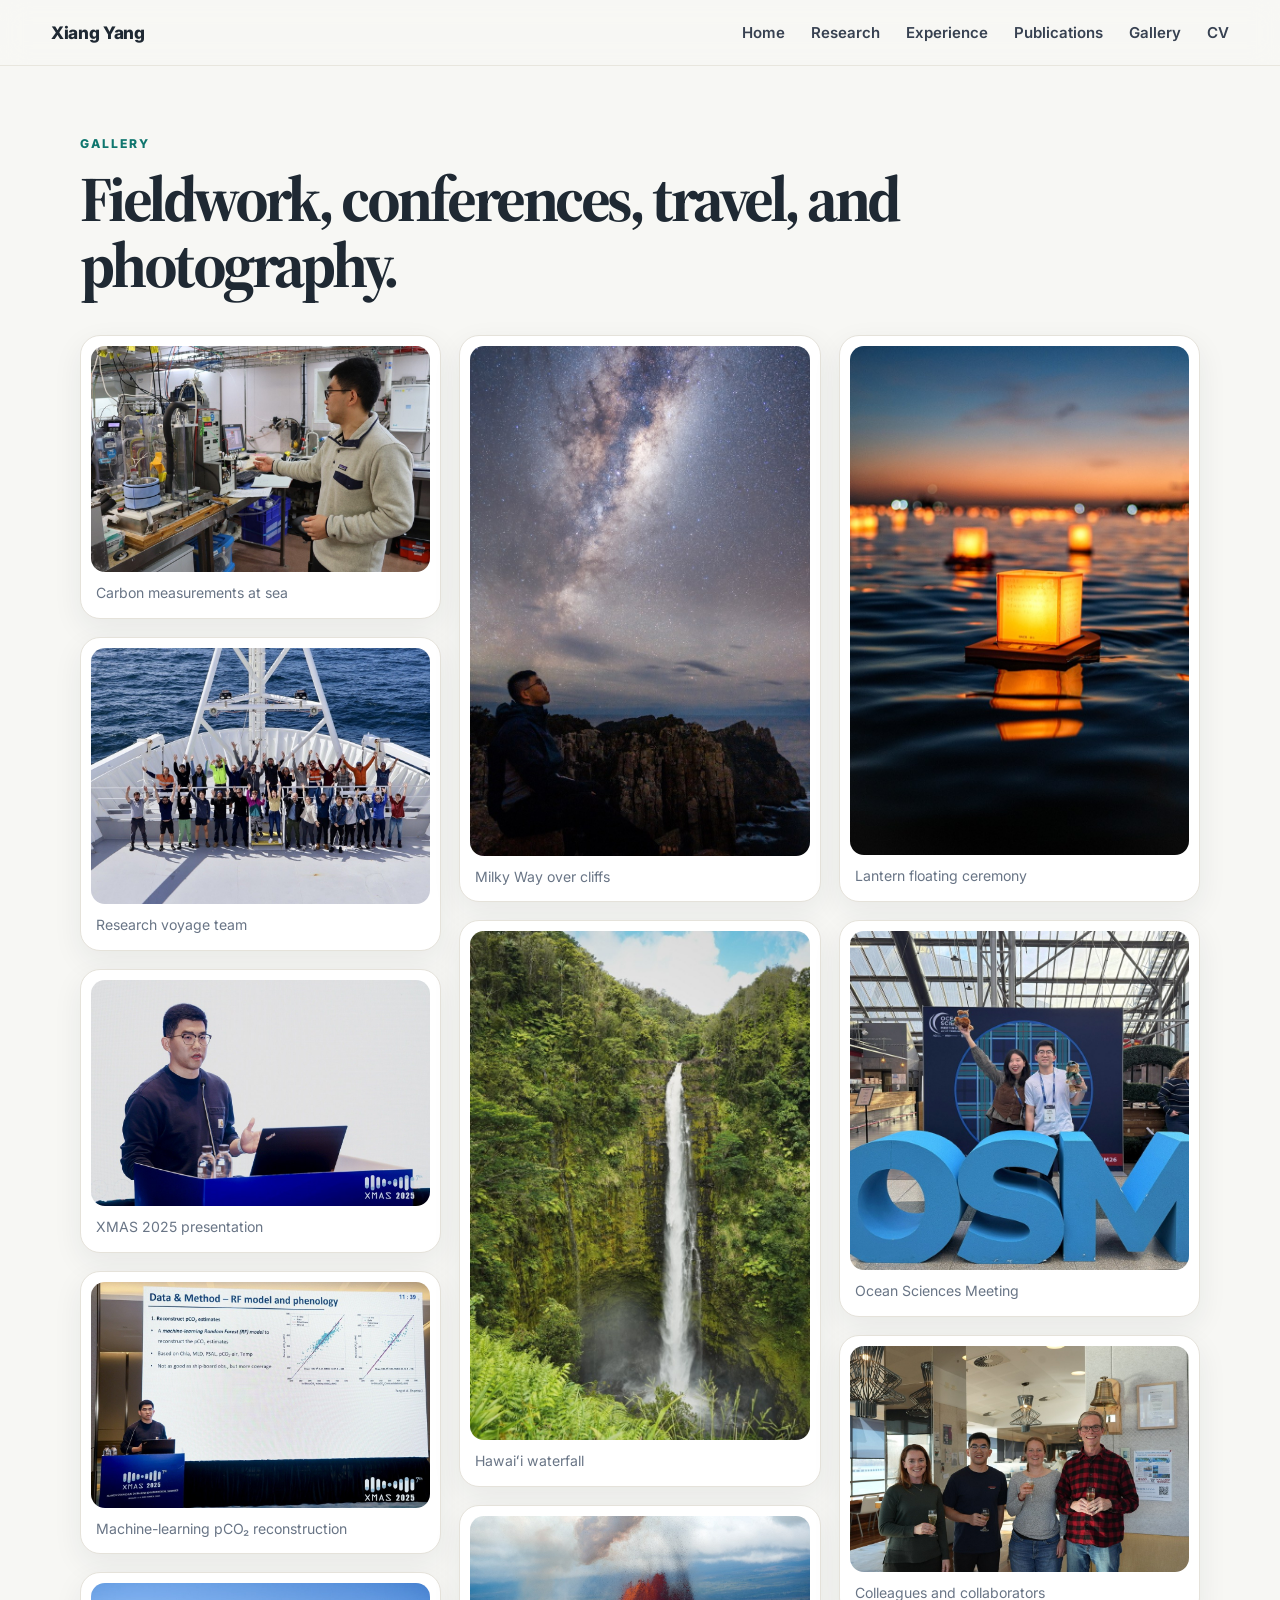
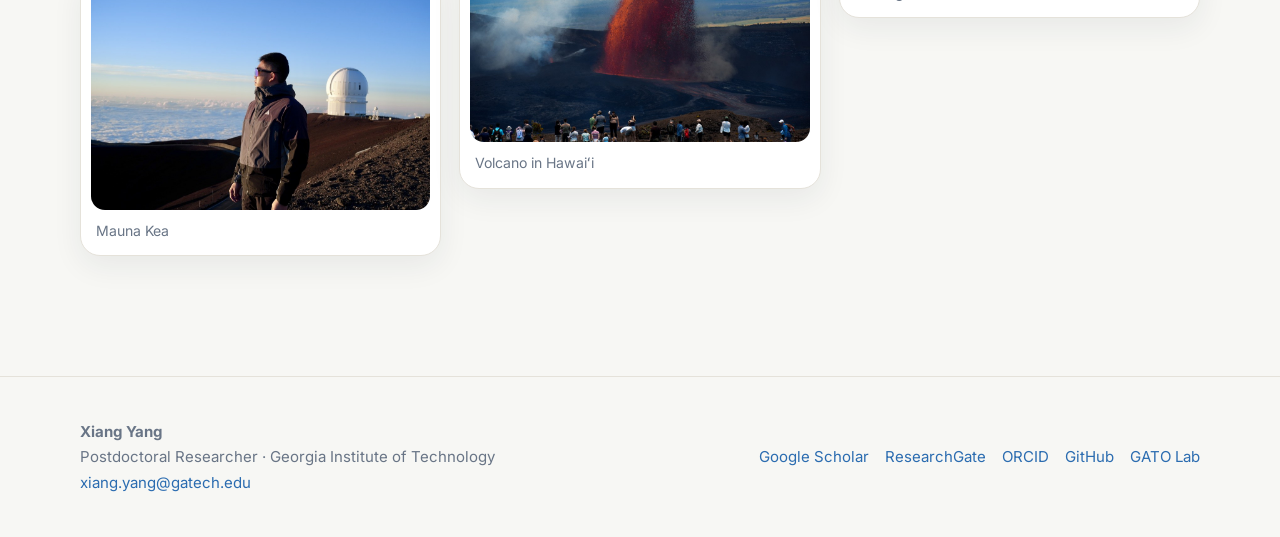
<file: xiang_yang_personal_website/photos.html>
<!doctype html>
<html lang="en">
<head>
<title>Gallery | Xiang Yang</title>
<meta charset="utf-8"><meta name="viewport" content="width=device-width, initial-scale=1">
<meta name="description" content="Xiang Yang — Postdoctoral Researcher in ocean biogeochemistry, Southern Ocean carbon cycling, BGC-Argo, and Antarctic Winter Water.">
<link rel="preconnect" href="https://fonts.googleapis.com">
<link rel="preconnect" href="https://fonts.gstatic.com" crossorigin>
<link href="https://fonts.googleapis.com/css2?family=Inter:wght@400;500;600;700;800&family=Source+Serif+4:wght@600;700&display=swap" rel="stylesheet">
<link rel="stylesheet" href="assets/css/style.css">
<script defer src="assets/js/site.js"></script>
</head>
<body>
<header class="site-header">
  <a class="site-title" href="index.html">Xiang Yang</a>
  <button class="menu-toggle" aria-label="Toggle navigation" aria-expanded="false">☰</button>
  <nav class="site-nav" aria-label="Primary navigation">
    <a href="index.html">Home</a>
    <a href="research.html">Research</a>
    <a href="experience.html">Experience</a>
    <a href="publications.html">Publications</a>
    <a href="photos.html">Gallery</a>
    <a href="cv.html">CV</a>
  </nav>
</header>
<main class="container page-layout">
  <div class="page-heading">
    <p class="kicker">Gallery</p>
    <h1>Fieldwork, conferences, travel, and photography.</h1>
  </div>
  <section class="masonry">
    <figure><img src="assets/images/lab_dic.jpg" alt="DIC analysis in a laboratory"><figcaption>Carbon measurements at sea</figcaption></figure>
    <figure><img src="assets/images/ship_team.jpg" alt="Research team on a ship"><figcaption>Research voyage team</figcaption></figure>
    <figure><img src="assets/images/talk_close.jpg" alt="Conference talk"><figcaption>XMAS 2025 presentation</figcaption></figure>
    <figure><img src="assets/images/talk_wide.jpg" alt="Conference presentation slide"><figcaption>Machine-learning pCO₂ reconstruction</figcaption></figure>
    <figure><img src="assets/images/maunakea.jpg" alt="Observatory above clouds"><figcaption>Mauna Kea</figcaption></figure>
    <figure><img src="assets/images/milkyway.jpg" alt="Milky Way over coast"><figcaption>Milky Way over cliffs</figcaption></figure>
    <figure><img src="assets/images/waterfall.jpg" alt="Waterfall in forest"><figcaption>Hawaiʻi waterfall</figcaption></figure>
    <figure><img src="assets/images/lava_wide.jpg" alt="Volcanic lava fountain"><figcaption>Volcano in Hawaiʻi</figcaption></figure>
    <figure><img src="assets/images/lantern.jpg" alt="Lantern on water"><figcaption>Lantern floating ceremony</figcaption></figure>
    <figure><img src="assets/images/osm.jpg" alt="Ocean Sciences Meeting sign"><figcaption>Ocean Sciences Meeting</figcaption></figure>
    <figure><img src="assets/images/colleagues.jpg" alt="Colleagues gathering"><figcaption>Colleagues and collaborators</figcaption></figure>
  </section>
</main>
<footer class="footer">
  <div class="container footer-grid">
    <div>
      <strong>Xiang Yang</strong><br>
      Postdoctoral Researcher · Georgia Institute of Technology<br>
      <a href="mailto:xiang.yang@gatech.edu">xiang.yang@gatech.edu</a>
    </div>
    <div class="footer-links">
      <a href="https://scholar.google.com/citations?user=Np6tWHwAAAAJ&hl=zh-CN">Google Scholar</a>
      <a href="https://www.researchgate.net/profile/Xiang-Yang-42?ev=hdr_xprf">ResearchGate</a>
      <a href="https://orcid.org/0000-0002-0616-0967">ORCID</a>
      <a href="https://github.com/Best24Yang">GitHub</a>
      <a href="https://www.gato-lab.com/">GATO Lab</a>
    </div>
  </div>
</footer>
</body>
</html>
</file>
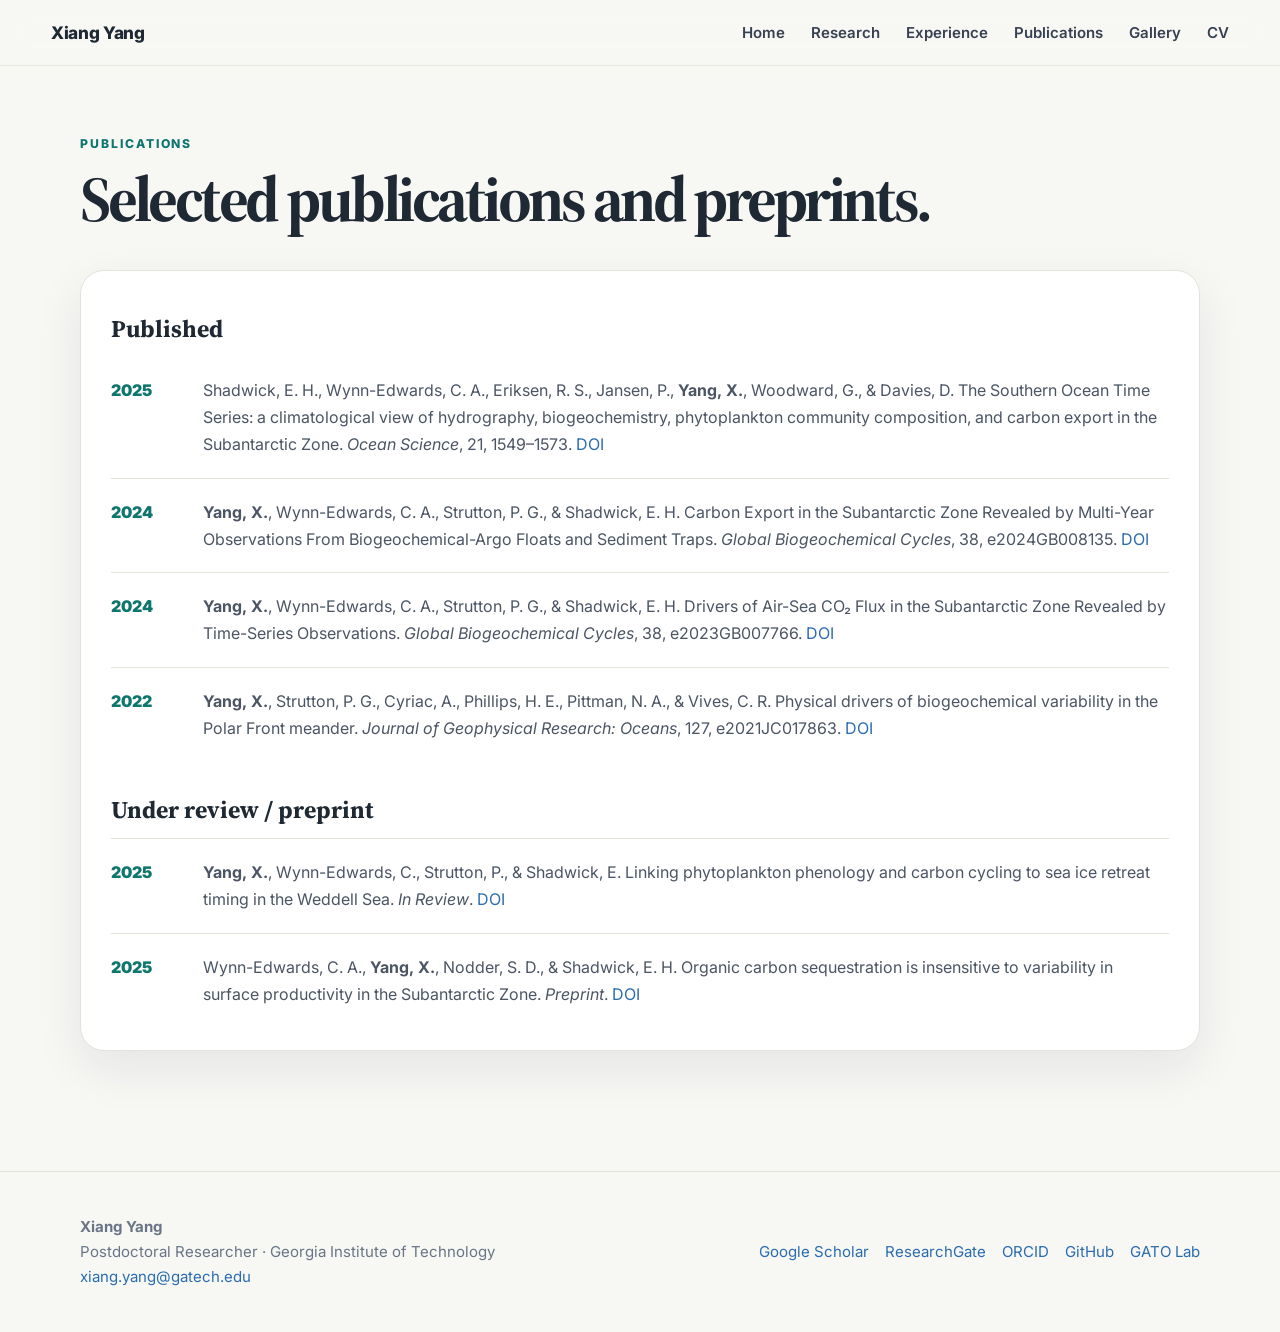
<file: xiang_yang_personal_website/publications.html>
<!doctype html>
<html lang="en">
<head>
<title>Publications | Xiang Yang</title>
<meta charset="utf-8"><meta name="viewport" content="width=device-width, initial-scale=1">
<meta name="description" content="Xiang Yang — Postdoctoral Researcher in ocean biogeochemistry, Southern Ocean carbon cycling, BGC-Argo, and Antarctic Winter Water.">
<link rel="preconnect" href="https://fonts.googleapis.com">
<link rel="preconnect" href="https://fonts.gstatic.com" crossorigin>
<link href="https://fonts.googleapis.com/css2?family=Inter:wght@400;500;600;700;800&family=Source+Serif+4:wght@600;700&display=swap" rel="stylesheet">
<link rel="stylesheet" href="assets/css/style.css">
<script defer src="assets/js/site.js"></script>
</head>
<body>
<header class="site-header">
  <a class="site-title" href="index.html">Xiang Yang</a>
  <button class="menu-toggle" aria-label="Toggle navigation" aria-expanded="false">☰</button>
  <nav class="site-nav" aria-label="Primary navigation">
    <a href="index.html">Home</a>
    <a href="research.html">Research</a>
    <a href="experience.html">Experience</a>
    <a href="publications.html">Publications</a>
    <a href="photos.html">Gallery</a>
    <a href="cv.html">CV</a>
  </nav>
</header>
<main class="container page-layout">
  <div class="page-heading">
    <p class="kicker">Publications</p>
    <h1>Selected publications and preprints.</h1>
  </div>
  <section class="pub-list">
    <h2>Published</h2>
    <article class="pub-item"><span class="pub-year">2025</span><p>Shadwick, E. H., Wynn-Edwards, C. A., Eriksen, R. S., Jansen, P., <strong>Yang, X.</strong>, Woodward, G., & Davies, D. The Southern Ocean Time Series: a climatological view of hydrography, biogeochemistry, phytoplankton community composition, and carbon export in the Subantarctic Zone. <em>Ocean Science</em>, 21, 1549–1573. <a href="https://doi.org/10.5194/os-21-1549-2025">DOI</a></p></article>
    <article class="pub-item"><span class="pub-year">2024</span><p><strong>Yang, X.</strong>, Wynn-Edwards, C. A., Strutton, P. G., & Shadwick, E. H. Carbon Export in the Subantarctic Zone Revealed by Multi-Year Observations From Biogeochemical-Argo Floats and Sediment Traps. <em>Global Biogeochemical Cycles</em>, 38, e2024GB008135. <a href="https://doi.org/10.1029/2024GB008135">DOI</a></p></article>
    <article class="pub-item"><span class="pub-year">2024</span><p><strong>Yang, X.</strong>, Wynn-Edwards, C. A., Strutton, P. G., & Shadwick, E. H. Drivers of Air-Sea CO₂ Flux in the Subantarctic Zone Revealed by Time-Series Observations. <em>Global Biogeochemical Cycles</em>, 38, e2023GB007766. <a href="https://doi.org/10.1029/2023GB007766">DOI</a></p></article>
    <article class="pub-item"><span class="pub-year">2022</span><p><strong>Yang, X.</strong>, Strutton, P. G., Cyriac, A., Phillips, H. E., Pittman, N. A., & Vives, C. R. Physical drivers of biogeochemical variability in the Polar Front meander. <em>Journal of Geophysical Research: Oceans</em>, 127, e2021JC017863. <a href="https://doi.org/10.1029/2021JC017863">DOI</a></p></article>
    <h2>Under review / preprint</h2>
    <article class="pub-item"><span class="pub-year">2025</span><p><strong>Yang, X.</strong>, Wynn-Edwards, C., Strutton, P., & Shadwick, E. Linking phytoplankton phenology and carbon cycling to sea ice retreat timing in the Weddell Sea. <em>In Review</em>. <a href="https://doi.org/10.21203/rs.3.rs-6581380/v1">DOI</a></p></article>
    <article class="pub-item"><span class="pub-year">2025</span><p>Wynn-Edwards, C. A., <strong>Yang, X.</strong>, Nodder, S. D., & Shadwick, E. H. Organic carbon sequestration is insensitive to variability in surface productivity in the Subantarctic Zone. <em>Preprint</em>. <a href="https://doi.org/10.22541/essoar.176555956.60905945/v1">DOI</a></p></article>
  </section>
</main>
<footer class="footer">
  <div class="container footer-grid">
    <div>
      <strong>Xiang Yang</strong><br>
      Postdoctoral Researcher · Georgia Institute of Technology<br>
      <a href="mailto:xiang.yang@gatech.edu">xiang.yang@gatech.edu</a>
    </div>
    <div class="footer-links">
      <a href="https://scholar.google.com/citations?user=Np6tWHwAAAAJ&hl=zh-CN">Google Scholar</a>
      <a href="https://www.researchgate.net/profile/Xiang-Yang-42?ev=hdr_xprf">ResearchGate</a>
      <a href="https://orcid.org/0000-0002-0616-0967">ORCID</a>
      <a href="https://github.com/Best24Yang">GitHub</a>
      <a href="https://www.gato-lab.com/">GATO Lab</a>
    </div>
  </div>
</footer>
</body>
</html>
</file>
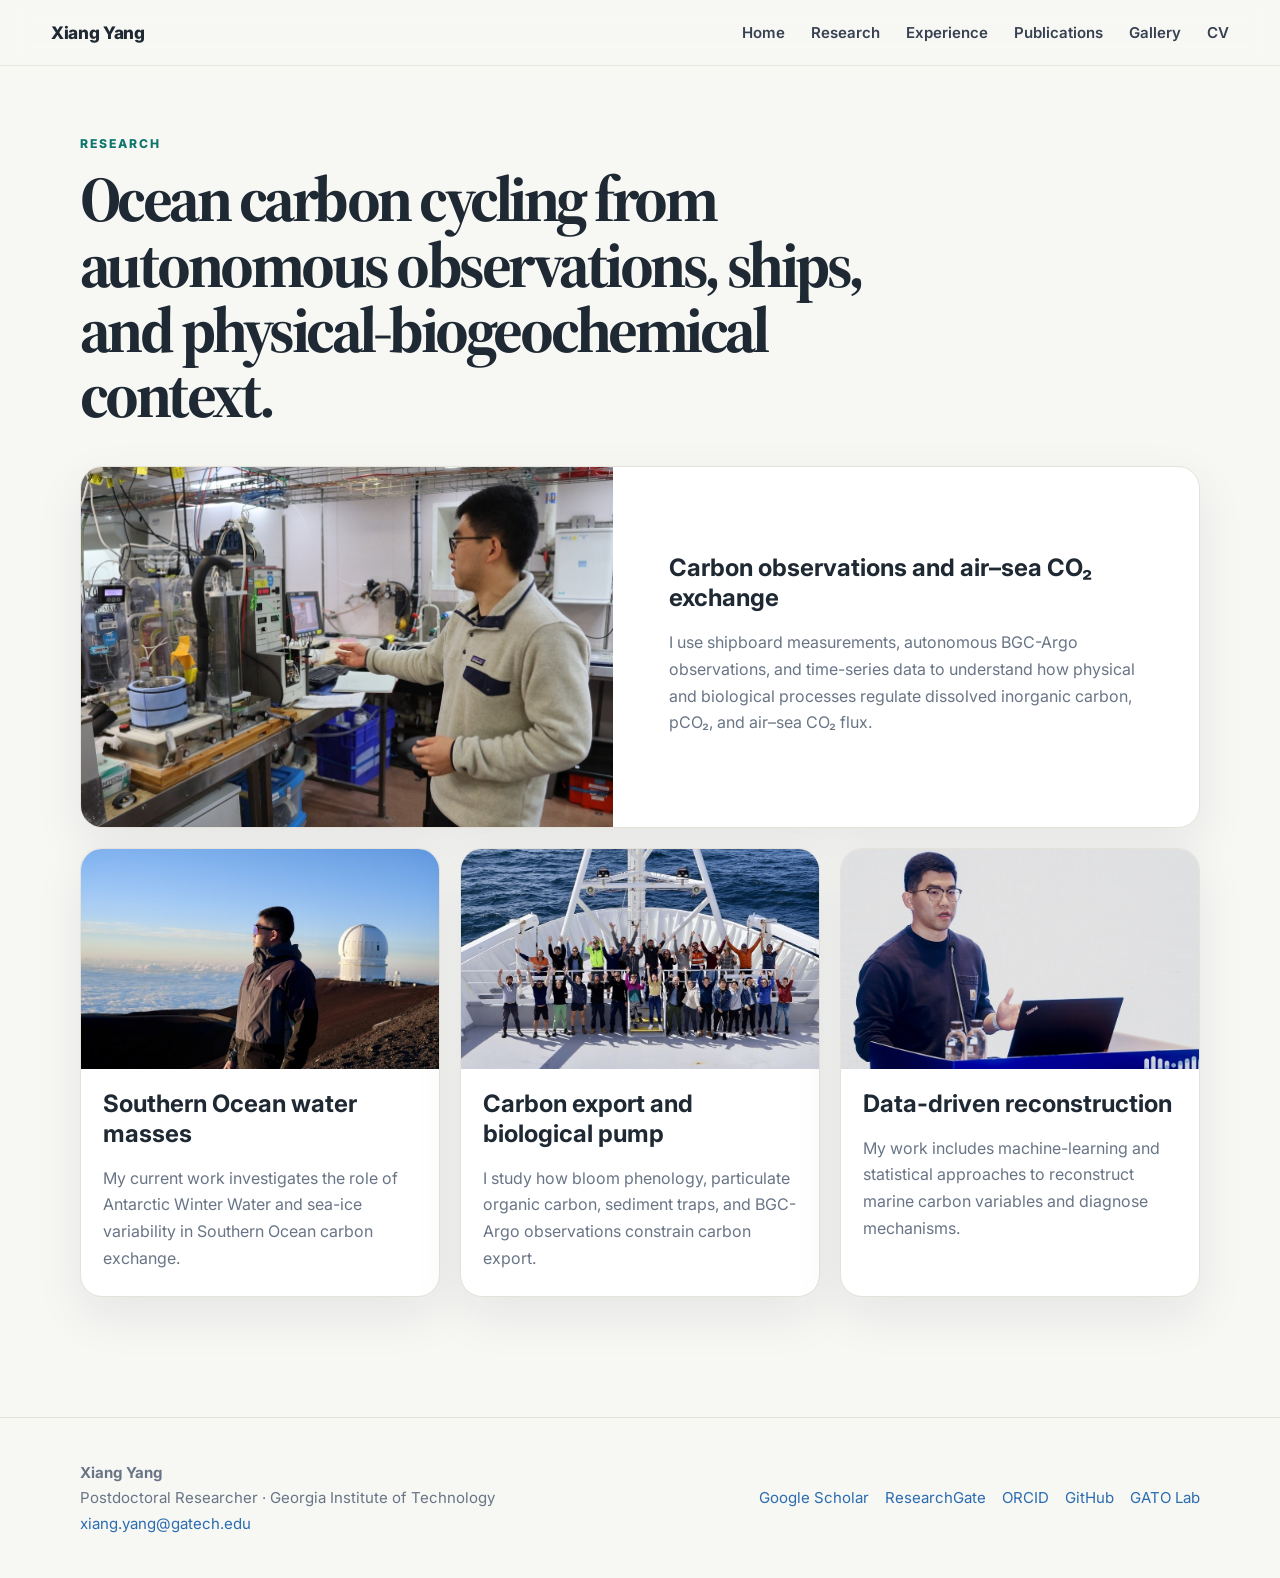
<file: xiang_yang_personal_website/research.html>
<!doctype html>
<html lang="en">
<head>
<title>Research | Xiang Yang</title>
<meta charset="utf-8"><meta name="viewport" content="width=device-width, initial-scale=1">
<meta name="description" content="Xiang Yang — Postdoctoral Researcher in ocean biogeochemistry, Southern Ocean carbon cycling, BGC-Argo, and Antarctic Winter Water.">
<link rel="preconnect" href="https://fonts.googleapis.com">
<link rel="preconnect" href="https://fonts.gstatic.com" crossorigin>
<link href="https://fonts.googleapis.com/css2?family=Inter:wght@400;500;600;700;800&family=Source+Serif+4:wght@600;700&display=swap" rel="stylesheet">
<link rel="stylesheet" href="assets/css/style.css">
<script defer src="assets/js/site.js"></script>
</head>
<body>
<header class="site-header">
  <a class="site-title" href="index.html">Xiang Yang</a>
  <button class="menu-toggle" aria-label="Toggle navigation" aria-expanded="false">☰</button>
  <nav class="site-nav" aria-label="Primary navigation">
    <a href="index.html">Home</a>
    <a href="research.html">Research</a>
    <a href="experience.html">Experience</a>
    <a href="publications.html">Publications</a>
    <a href="photos.html">Gallery</a>
    <a href="cv.html">CV</a>
  </nav>
</header>
<main class="container page-layout">
  <div class="page-heading">
    <p class="kicker">Research</p>
    <h1>Ocean carbon cycling from autonomous observations, ships, and physical-biogeochemical context.</h1>
  </div>
  <section class="research-grid">
    <article class="research-card wide">
      <img src="assets/images/lab_dic.jpg" alt="DIC measurement system in a ship laboratory">
      <div>
        <h2>Carbon observations and air–sea CO₂ exchange</h2>
        <p>I use shipboard measurements, autonomous BGC-Argo observations, and time-series data to understand how physical and biological processes regulate dissolved inorganic carbon, pCO₂, and air–sea CO₂ flux.</p>
      </div>
    </article>
    <article class="research-card">
      <img src="assets/images/maunakea_thumb.jpg" alt="Xiang Yang near an observatory above clouds">
      <h2>Southern Ocean water masses</h2>
      <p>My current work investigates the role of Antarctic Winter Water and sea-ice variability in Southern Ocean carbon exchange.</p>
    </article>
    <article class="research-card">
      <img src="assets/images/ship_team_thumb.jpg" alt="Research team on a ship">
      <h2>Carbon export and biological pump</h2>
      <p>I study how bloom phenology, particulate organic carbon, sediment traps, and BGC-Argo observations constrain carbon export.</p>
    </article>
    <article class="research-card">
      <img src="assets/images/talk_close_thumb.jpg" alt="Xiang Yang presenting at a conference">
      <h2>Data-driven reconstruction</h2>
      <p>My work includes machine-learning and statistical approaches to reconstruct marine carbon variables and diagnose mechanisms.</p>
    </article>
  </section>
</main>
<footer class="footer">
  <div class="container footer-grid">
    <div>
      <strong>Xiang Yang</strong><br>
      Postdoctoral Researcher · Georgia Institute of Technology<br>
      <a href="mailto:xiang.yang@gatech.edu">xiang.yang@gatech.edu</a>
    </div>
    <div class="footer-links">
      <a href="https://scholar.google.com/citations?user=Np6tWHwAAAAJ&hl=zh-CN">Google Scholar</a>
      <a href="https://www.researchgate.net/profile/Xiang-Yang-42?ev=hdr_xprf">ResearchGate</a>
      <a href="https://orcid.org/0000-0002-0616-0967">ORCID</a>
      <a href="https://github.com/Best24Yang">GitHub</a>
      <a href="https://www.gato-lab.com/">GATO Lab</a>
    </div>
  </div>
</footer>
</body>
</html>
</file>
<file: assets/css/style.css>
:root{
  --bg:#ffffff;
  --paper:#ffffff;
  --paper-soft:#f8fafc;
  --ink:#2f3742;
  --muted:#667085;
  --line:#e5e7eb;
  --blue:#2d6bb3;
  --blue-dark:#1d4f85;
  --teal:#147d73;
  --shadow:0 8px 24px rgba(15,23,42,.06);
  --radius:8px;
}
*{box-sizing:border-box}
html{scroll-behavior:smooth}
body{margin:0;background:var(--bg);color:var(--ink);font-family:Inter,system-ui,-apple-system,BlinkMacSystemFont,"Segoe UI",sans-serif;font-size:15px;line-height:1.68}
a{color:var(--blue);text-decoration:none}
a:hover{text-decoration:underline;text-underline-offset:3px}
img{max-width:100%;display:block}
.container{width:min(1180px,90vw);margin-inline:auto}
.site-header{position:sticky;top:0;z-index:20;display:flex;align-items:center;justify-content:space-between;padding:20px max(5vw,32px);border-bottom:1px solid var(--line);background:rgba(255,255,255,.94);backdrop-filter:blur(12px)}
.site-title{font-weight:800;color:var(--ink);font-size:1rem}
.site-nav{display:flex;gap:28px;align-items:center}
.site-nav a{color:#5b6470;font-size:.94rem;font-weight:650}
.menu-toggle{display:none;border:1px solid var(--line);background:var(--paper);border-radius:6px;padding:5px 10px;font-size:1.1rem}
.home-shell{display:grid;grid-template-columns:260px minmax(0,1fr);gap:74px;padding-top:56px}
.home-content{max-width:820px}
.profile-card{position:sticky;top:96px;align-self:start;text-align:left;background:transparent;border:0;border-radius:0;padding:0;box-shadow:none}
.avatar{width:168px;height:168px;border-radius:50%;object-fit:cover;border:1px solid var(--line);padding:5px;background:#fff;margin:0 0 20px}
.profile-card h1{font-size:1.2rem;line-height:1.2;margin:0 0 8px;font-weight:800}
.role{font-weight:650;color:#475467;margin:0 0 8px}
.affiliation{color:var(--muted);font-size:.92rem;margin:0 0 18px}
.social-row{display:grid;gap:8px;margin:18px 0}
.social-row a{color:#667085;background:transparent;border:0;border-radius:0;padding:0;font-size:.9rem;font-weight:650}
.button{display:inline-flex;align-items:center;justify-content:center;border-radius:6px;padding:9px 13px;background:var(--blue-dark);color:white!important;font-weight:750;border:1px solid var(--blue-dark)}
.button.ghost{background:var(--paper);color:#344054!important;border-color:var(--line)}
.button.full{width:auto;margin-top:8px}
.hero-actions{display:flex;flex-wrap:wrap;gap:10px;margin-top:16px}
.section{padding:0 0 44px}
.first-section{padding-top:4px}
.section-title,.page-heading h1{font-size:1.55rem;line-height:1.2;margin:0 0 14px;font-weight:800;letter-spacing:-.01em}
.section-subtitle{font-size:1.08rem;line-height:1.3;margin:28px 0 10px;font-weight:800;color:var(--ink)}
.section p{color:#475467;margin:0 0 18px}
.two-col{display:grid;grid-template-columns:1fr;gap:28px}
.info-panel{background:transparent;border:0;border-radius:0;padding:0;box-shadow:none}
.info-panel h3{font-size:1.15rem;margin:0 0 12px}
.tag-list{display:grid;gap:10px;margin:0;padding-left:22px}
.tag-list li{background:transparent;border:0;border-radius:0;padding:0;color:#475467;font-weight:500}
.section-head{display:flex;align-items:end;justify-content:space-between;gap:18px;border-bottom:1px solid var(--line);padding-bottom:10px;margin-bottom:18px}
.section-head a{font-weight:650}
.publication-cards{display:grid;gap:16px}
.publication-card{display:grid;grid-template-columns:180px 1fr;gap:22px;background:var(--paper);border:1px solid var(--line);border-radius:var(--radius);padding:16px;box-shadow:none}
.publication-card img{height:130px;width:100%;object-fit:cover;border-radius:6px}
.publication-card .publication-image-contain{object-fit:contain;background:#fff}
.publication-image-pair{display:grid;grid-template-columns:1fr 1fr;gap:8px}
.publication-image-pair img{height:130px;width:100%;object-fit:cover;border-radius:6px}
.publication-card h3{font-size:1.05rem;line-height:1.35;margin:7px 0 8px}
.publication-card p{margin:0;color:var(--muted)}
.badge{font-size:.72rem;text-transform:uppercase;letter-spacing:.09em;font-weight:800;color:var(--teal)}
.gallery-cards{display:grid;grid-template-columns:repeat(3,1fr);gap:16px}
.gallery-card{display:block;border:1px solid var(--line);border-radius:var(--radius);overflow:hidden;color:var(--ink);background:var(--paper)}
.gallery-card img{height:170px;width:100%;object-fit:cover}
.gallery-card h3{margin:14px 14px 2px;font-size:1rem}
.gallery-card p{margin:0 14px 16px;color:var(--muted);font-size:.92rem}
.page-layout{padding:50px 0}
.page-heading{margin-bottom:30px}
.page-heading.compact{margin-bottom:22px}
.kicker{text-transform:uppercase;letter-spacing:.12em;color:var(--teal);font-size:.72rem;font-weight:800;margin:0 0 9px}
.research-grid{display:grid;grid-template-columns:repeat(3,1fr);gap:18px}
.research-card{background:var(--paper);border:1px solid var(--line);border-radius:var(--radius);overflow:hidden;box-shadow:none}
.research-card img{height:190px;width:100%;object-fit:cover}
.research-card .research-image-contain{object-fit:contain;background:#fff}
.research-card .research-image-link{display:block}
.research-card h2{font-size:1.05rem;line-height:1.3;margin:16px 18px 7px}
.research-card h2 a{color:var(--ink)}
.research-card p{color:var(--muted);margin:0 18px 18px}
.research-card .image-credit{font-size:.8rem;margin-top:-8px}
.research-links{font-size:.85rem;line-height:1.5;overflow-wrap:anywhere}
.research-card.wide{grid-column:span 3;display:grid;grid-template-columns:1fr 1.1fr;align-items:center}
.research-card.wide img{height:300px}
.research-card.wide div{padding:0 22px}
.research-card.wide div h2,.research-card.wide div p{margin-left:0;margin-right:0}
.timeline-page{border-left:1px solid var(--line);margin-left:8px}
.timeline-entry{position:relative;padding:0 0 30px 28px}
.timeline-entry:before{content:"";position:absolute;left:-6px;top:6px;width:11px;height:11px;border-radius:50%;background:var(--teal)}
.timeline-entry span{display:block;color:var(--teal);font-weight:800;font-size:.85rem}
.timeline-entry h2{font-size:1.1rem;margin:4px 0 6px}
.timeline-entry p{margin:0;color:var(--muted);max-width:850px}
.talks-page{max-width:1060px}
.talks-profile{display:flex;align-items:center;gap:16px;margin-bottom:18px}
.talks-profile img{width:48px;height:48px;border-radius:50%;object-fit:cover}
.talks-profile strong{display:block;font-size:1rem;line-height:1.2}
.talks-profile span{display:block;color:#475467;font-size:.92rem;line-height:1.3}
.talks-title{font-size:1.65rem;line-height:1.25;margin:0 0 40px;font-weight:800}
.talk-year{margin:0 0 30px}
.talk-year h2{font-size:1.08rem;margin:0 0 12px;font-weight:800;color:#475467}
.talk-year ul{margin:0;padding-left:34px}
.talk-year li{margin:0 0 22px;color:#3f4751;font-size:1rem;line-height:1.55}
.talk-year li strong{font-weight:800;color:#3f4751}
.talk-year li a{overflow-wrap:anywhere}
.pub-list{background:transparent;border:0;border-radius:0;padding:0;box-shadow:none}
.pub-list h2{font-size:1.25rem;margin:28px 0 8px}
.pub-item{display:grid;grid-template-columns:70px 1fr;gap:18px;border-top:1px solid var(--line);padding:18px 0}
.pub-item:first-of-type{border-top:0}
.pub-year{color:var(--teal);font-weight:900}
.pub-item p{margin:0;color:#475467}
.cv-note{max-width:760px;color:#475467;margin:0}
.cv-downloads{display:flex;gap:10px;flex-wrap:wrap;margin-top:16px}
.cv-section{border-top:1px solid var(--line);padding:26px 0}
.cv-section h2{font-size:1.28rem;line-height:1.25;margin:0 0 16px;font-weight:800}
.cv-item{display:grid;grid-template-columns:170px minmax(0,1fr);gap:26px;padding:0 0 18px}
.cv-item:last-child{padding-bottom:0}
.cv-date{color:var(--teal);font-weight:800;font-size:.92rem}
.cv-body h3{font-size:1.02rem;line-height:1.35;margin:0 0 5px;font-weight:800;color:var(--ink)}
.cv-body p{margin:0 0 7px;color:#475467}
.cv-subhead{font-size:1.05rem;margin:4px 0 10px;font-weight:800;color:#475467}
.cv-subhead:not(:first-of-type){margin-top:22px}
.cv-list{margin:0;padding-left:22px;color:#475467}
.cv-list li{margin:0 0 12px}
.cv-list li:last-child{margin-bottom:0}
.masonry{columns:3 285px;column-gap:18px}
.masonry figure{break-inside:avoid;margin:0 0 18px;background:var(--paper);border:1px solid var(--line);border-radius:var(--radius);padding:10px}
.masonry img{width:100%;border-radius:6px}
.masonry figcaption{font-size:.9rem;color:var(--muted);padding:9px 4px 3px}
.photo-pair-grid{display:grid;gap:10px}
.photo-pair-grid img{width:100%;border-radius:6px}
.footer{margin-top:40px;padding:34px 0;border-top:1px solid var(--line);color:var(--muted);font-size:.92rem}
.footer-grid{display:flex;justify-content:space-between;gap:28px;flex-wrap:wrap}
.footer-links{display:flex;gap:16px;flex-wrap:wrap;align-items:center}
@media(max-width:900px){
  .site-nav{display:none}
  .site-nav.open{display:flex;position:absolute;left:0;right:0;top:64px;background:var(--paper);border-bottom:1px solid var(--line);padding:16px 24px;flex-direction:column;align-items:flex-start}
  .menu-toggle{display:block}
  .home-shell{grid-template-columns:1fr;gap:34px;padding-top:34px}
  .profile-card{position:static;text-align:center}
  .avatar{margin-inline:auto}
  .social-row{display:flex;flex-wrap:wrap;justify-content:center;gap:10px}
  .publication-card,.research-card.wide{grid-template-columns:1fr}
  .research-grid,.gallery-cards{grid-template-columns:1fr}
  .research-card.wide{grid-column:auto}
  .pub-item{grid-template-columns:1fr;gap:4px}
  .cv-item{grid-template-columns:1fr;gap:5px}
}
</file>
<file: xiang_yang_personal_website/assets/css/style.css>
:root{
  --bg:#f7f7f4;
  --paper:#ffffff;
  --paper-soft:#fbfbf8;
  --ink:#1f2933;
  --muted:#697586;
  --line:#e5e2da;
  --blue:#2b6cb0;
  --blue-dark:#174a7c;
  --teal:#0f766e;
  --shadow:0 18px 50px rgba(31,41,51,.08);
  --radius:18px;
}
*{box-sizing:border-box}
html{scroll-behavior:smooth}
body{margin:0;background:var(--bg);color:var(--ink);font-family:Inter,system-ui,-apple-system,BlinkMacSystemFont,"Segoe UI",sans-serif;line-height:1.68}
a{color:var(--blue);text-decoration:none}
a:hover{text-decoration:underline;text-underline-offset:3px}
img{max-width:100%;display:block}
.container{width:min(1120px,92vw);margin-inline:auto}
.site-header{position:sticky;top:0;z-index:20;display:flex;align-items:center;justify-content:space-between;padding:18px min(4vw,54px);border-bottom:1px solid rgba(229,226,218,.82);background:rgba(247,247,244,.88);backdrop-filter:blur(14px)}
.site-title{font-weight:800;letter-spacing:-.02em;color:var(--ink);font-size:1.08rem}.site-nav{display:flex;gap:26px;align-items:center}.site-nav a{color:#374151;font-size:.94rem;font-weight:600}.menu-toggle{display:none;border:1px solid var(--line);background:var(--paper);border-radius:10px;padding:6px 10px;font-size:1.2rem}.hero-block{display:grid;grid-template-columns:310px 1fr;gap:54px;align-items:start;padding:72px 0 48px}.profile-card{background:var(--paper);border:1px solid var(--line);border-radius:26px;padding:28px;text-align:center;box-shadow:var(--shadow);position:sticky;top:92px}.avatar{width:178px;height:178px;border-radius:50%;object-fit:cover;margin:0 auto 18px;border:6px solid #f1f5f9}.profile-card h1{font-family:"Source Serif 4",Georgia,serif;font-size:2.1rem;line-height:1.05;margin:.2rem 0 .4rem;letter-spacing:-.03em}.role{font-weight:700;color:#475569;margin:.2rem 0}.affiliation{color:var(--muted);font-size:.93rem;margin:8px 0 18px}.social-row{display:flex;flex-wrap:wrap;justify-content:center;gap:8px;margin:18px 0}.social-row a{border:1px solid var(--line);background:var(--paper-soft);color:#344054;border-radius:999px;padding:7px 10px;font-size:.82rem;font-weight:700}.kicker{text-transform:uppercase;letter-spacing:.16em;color:var(--teal);font-size:.76rem;font-weight:800;margin:0 0 12px}.hero-main{padding-top:16px}.hero-main h2,.page-heading h1{font-family:"Source Serif 4",Georgia,serif;font-size:clamp(2.35rem,5vw,4.7rem);line-height:1.02;letter-spacing:-.055em;margin:0 0 24px;max-width:850px}.lead{font-size:1.18rem;color:#4b5563;max-width:820px}.hero-actions{display:flex;flex-wrap:wrap;gap:12px;margin-top:28px}.button{display:inline-flex;align-items:center;justify-content:center;border-radius:999px;padding:12px 18px;background:var(--blue-dark);color:white!important;font-weight:800;box-shadow:0 8px 22px rgba(23,74,124,.15);border:1px solid var(--blue-dark)}.button.ghost{background:var(--paper);color:#253044!important;border-color:var(--line);box-shadow:none}.button.full{width:100%;margin-top:8px}.section{padding:54px 0}.two-col{display:grid;grid-template-columns:1.15fr .85fr;gap:46px}.section-title{font-family:"Source Serif 4",Georgia,serif;font-size:2.25rem;line-height:1.08;letter-spacing:-.04em;margin:0 0 16px}.section p{color:#4b5563}.info-panel{background:var(--paper);border:1px solid var(--line);border-radius:var(--radius);padding:26px;box-shadow:var(--shadow)}.info-panel h3{margin-top:0}.tag-list{display:flex;flex-wrap:wrap;gap:10px;padding:0;margin:0;list-style:none}.tag-list li{background:#eef6f6;border:1px solid #d2e7e4;color:#20504d;border-radius:999px;padding:8px 12px;font-weight:650;font-size:.9rem}.section-head{display:flex;align-items:end;justify-content:space-between;gap:18px;margin-bottom:18px}.publication-cards{display:grid;gap:20px}.publication-card{display:grid;grid-template-columns:235px 1fr;gap:24px;background:var(--paper);border:1px solid var(--line);border-radius:22px;padding:18px;box-shadow:var(--shadow)}.publication-card img{height:170px;width:100%;object-fit:cover;border-radius:16px}.publication-card h3{font-size:1.25rem;line-height:1.35;margin:9px 0}.publication-card p{margin-bottom:0;color:var(--muted)}.badge{font-size:.75rem;text-transform:uppercase;letter-spacing:.08em;font-weight:800;color:var(--teal)}.gallery-cards{display:grid;grid-template-columns:repeat(3,1fr);gap:20px}.gallery-card{display:block;background:var(--paper);border:1px solid var(--line);border-radius:22px;overflow:hidden;box-shadow:var(--shadow);color:var(--ink)}.gallery-card img{height:230px;width:100%;object-fit:cover}.gallery-card h3{margin:18px 18px 4px;font-size:1.2rem}.gallery-card p{margin:0 18px 20px;color:var(--muted);font-size:.95rem}.page-layout{padding:68px 0}.page-heading{margin-bottom:38px}.page-heading.compact{margin-bottom:26px}.research-grid{display:grid;grid-template-columns:repeat(3,1fr);gap:20px}.research-card{background:var(--paper);border:1px solid var(--line);border-radius:22px;overflow:hidden;box-shadow:var(--shadow)}.research-card img{height:220px;width:100%;object-fit:cover}.research-card div,.research-card h2,.research-card p{margin-left:22px;margin-right:22px}.research-card h2{line-height:1.25;margin-top:20px;margin-bottom:8px}.research-card p{color:var(--muted);margin-bottom:24px}.research-card.wide{grid-column:span 3;display:grid;grid-template-columns:1fr 1.1fr;align-items:center}.research-card.wide img{height:360px}.research-card.wide div{margin:0 34px}.timeline-page{border-left:2px solid var(--line);margin-left:8px}.timeline-entry{position:relative;padding:0 0 36px 34px}.timeline-entry:before{content:"";position:absolute;left:-9px;top:4px;width:16px;height:16px;border-radius:50%;background:var(--paper);border:3px solid var(--teal)}.timeline-entry span{display:block;color:var(--teal);font-weight:800;font-size:.9rem}.timeline-entry h2{margin:3px 0 6px}.timeline-entry p{margin:0;color:var(--muted);max-width:850px}.pub-list{background:var(--paper);border:1px solid var(--line);border-radius:24px;padding:10px 30px 22px;box-shadow:var(--shadow)}.pub-list h2{font-family:"Source Serif 4",Georgia,serif;margin:28px 0 8px}.pub-item{display:grid;grid-template-columns:72px 1fr;gap:20px;border-top:1px solid var(--line);padding:20px 0}.pub-item:first-of-type{border-top:0}.pub-year{color:var(--teal);font-weight:900}.pub-item p{margin:0;color:#4b5563}.cv-frame{width:100%;height:820px;border:1px solid var(--line);border-radius:22px;background:var(--paper);box-shadow:var(--shadow)}.masonry{columns:3 285px;column-gap:18px}.masonry figure{break-inside:avoid;margin:0 0 18px;background:var(--paper);border:1px solid var(--line);border-radius:20px;padding:10px;box-shadow:0 10px 30px rgba(31,41,51,.07)}.masonry img{width:100%;border-radius:14px}.masonry figcaption{font-size:.88rem;color:var(--muted);padding:9px 5px 3px}.footer{margin-top:52px;padding:42px 0;border-top:1px solid var(--line);color:var(--muted);font-size:.94rem}.footer-grid{display:flex;justify-content:space-between;gap:28px;flex-wrap:wrap}.footer-links{display:flex;gap:16px;flex-wrap:wrap;align-items:center}
@media(max-width:900px){.site-nav{display:none}.site-nav.open{display:flex;position:absolute;left:0;right:0;top:64px;background:var(--paper);border-bottom:1px solid var(--line);padding:16px 24px;flex-direction:column;align-items:flex-start}.menu-toggle{display:block}.hero-block{grid-template-columns:1fr;padding-top:38px}.profile-card{position:static}.two-col,.publication-card,.research-card.wide{grid-template-columns:1fr}.research-grid,.gallery-cards{grid-template-columns:1fr}.research-card.wide{grid-column:auto}.hero-main h2,.page-heading h1{font-size:2.45rem}.pub-list{padding:4px 20px 18px}.pub-item{grid-template-columns:1fr;gap:4px}.cv-frame{height:610px}}
</file>
